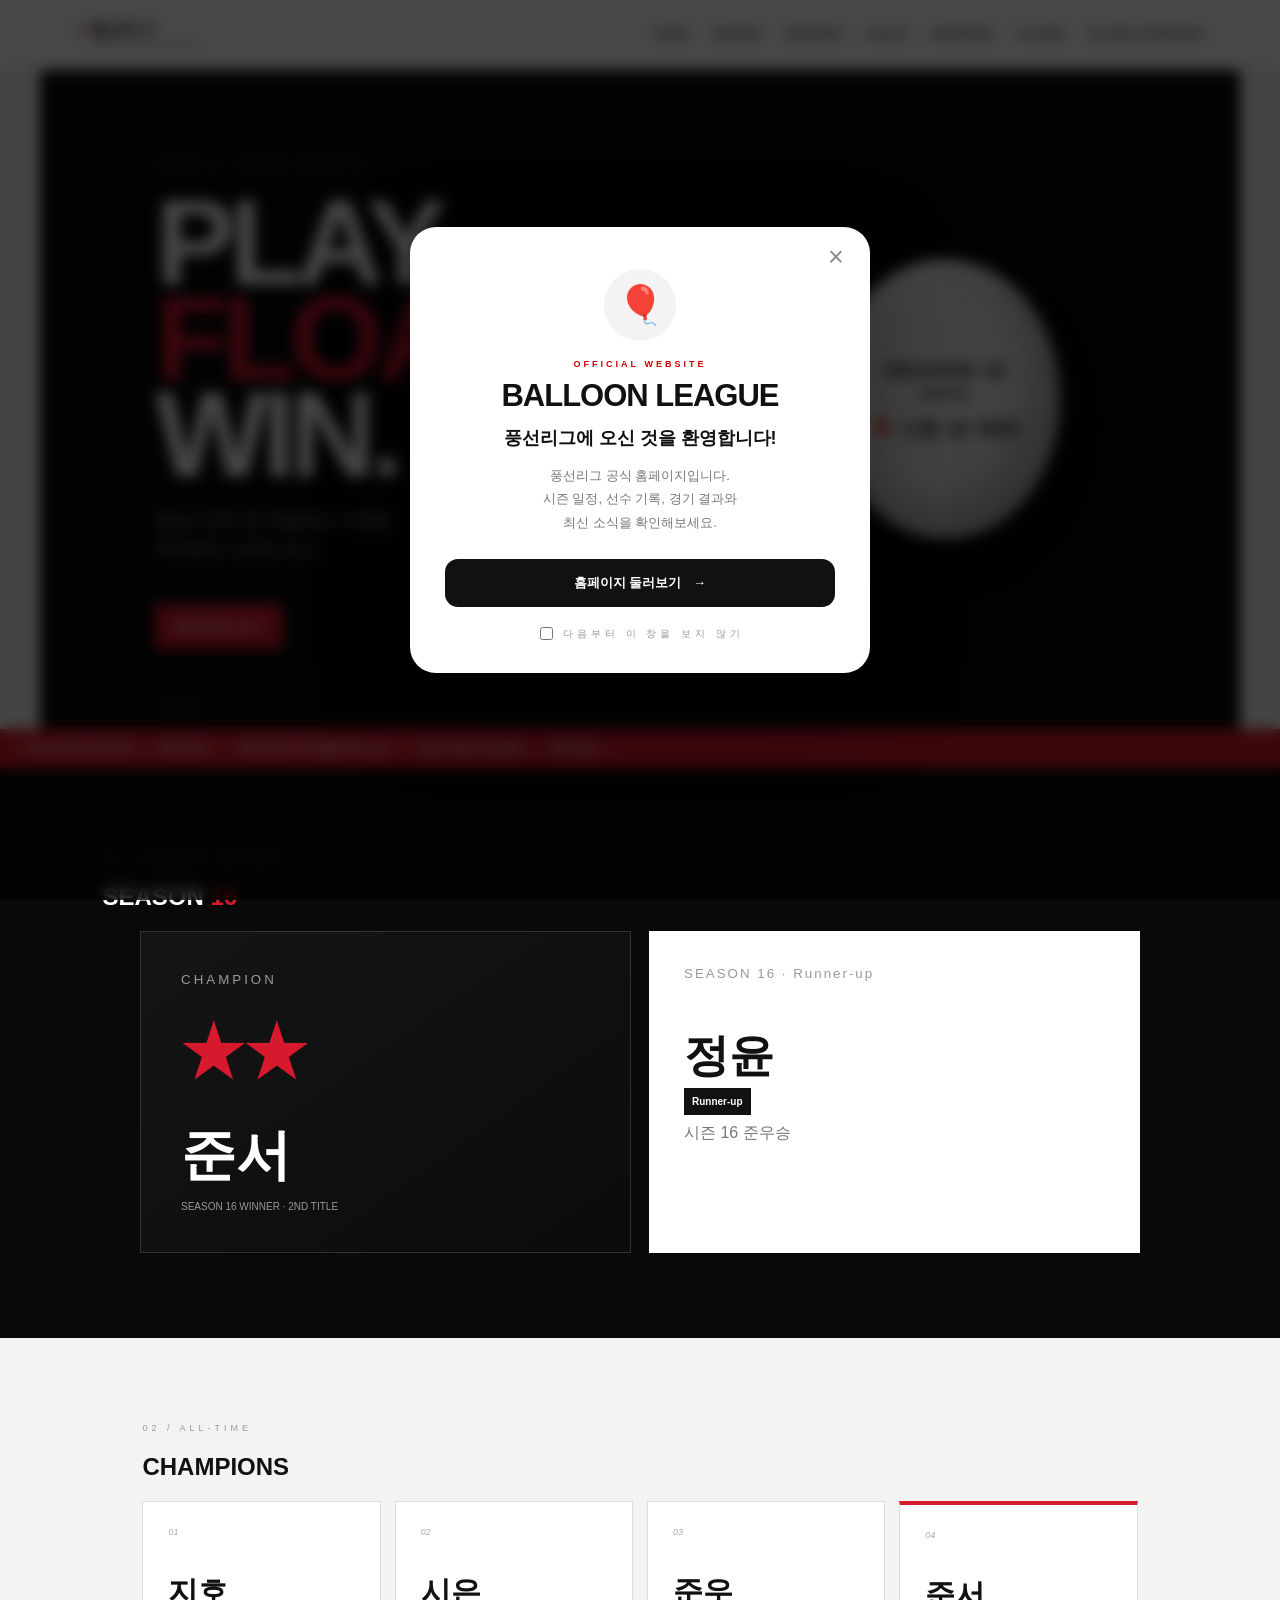
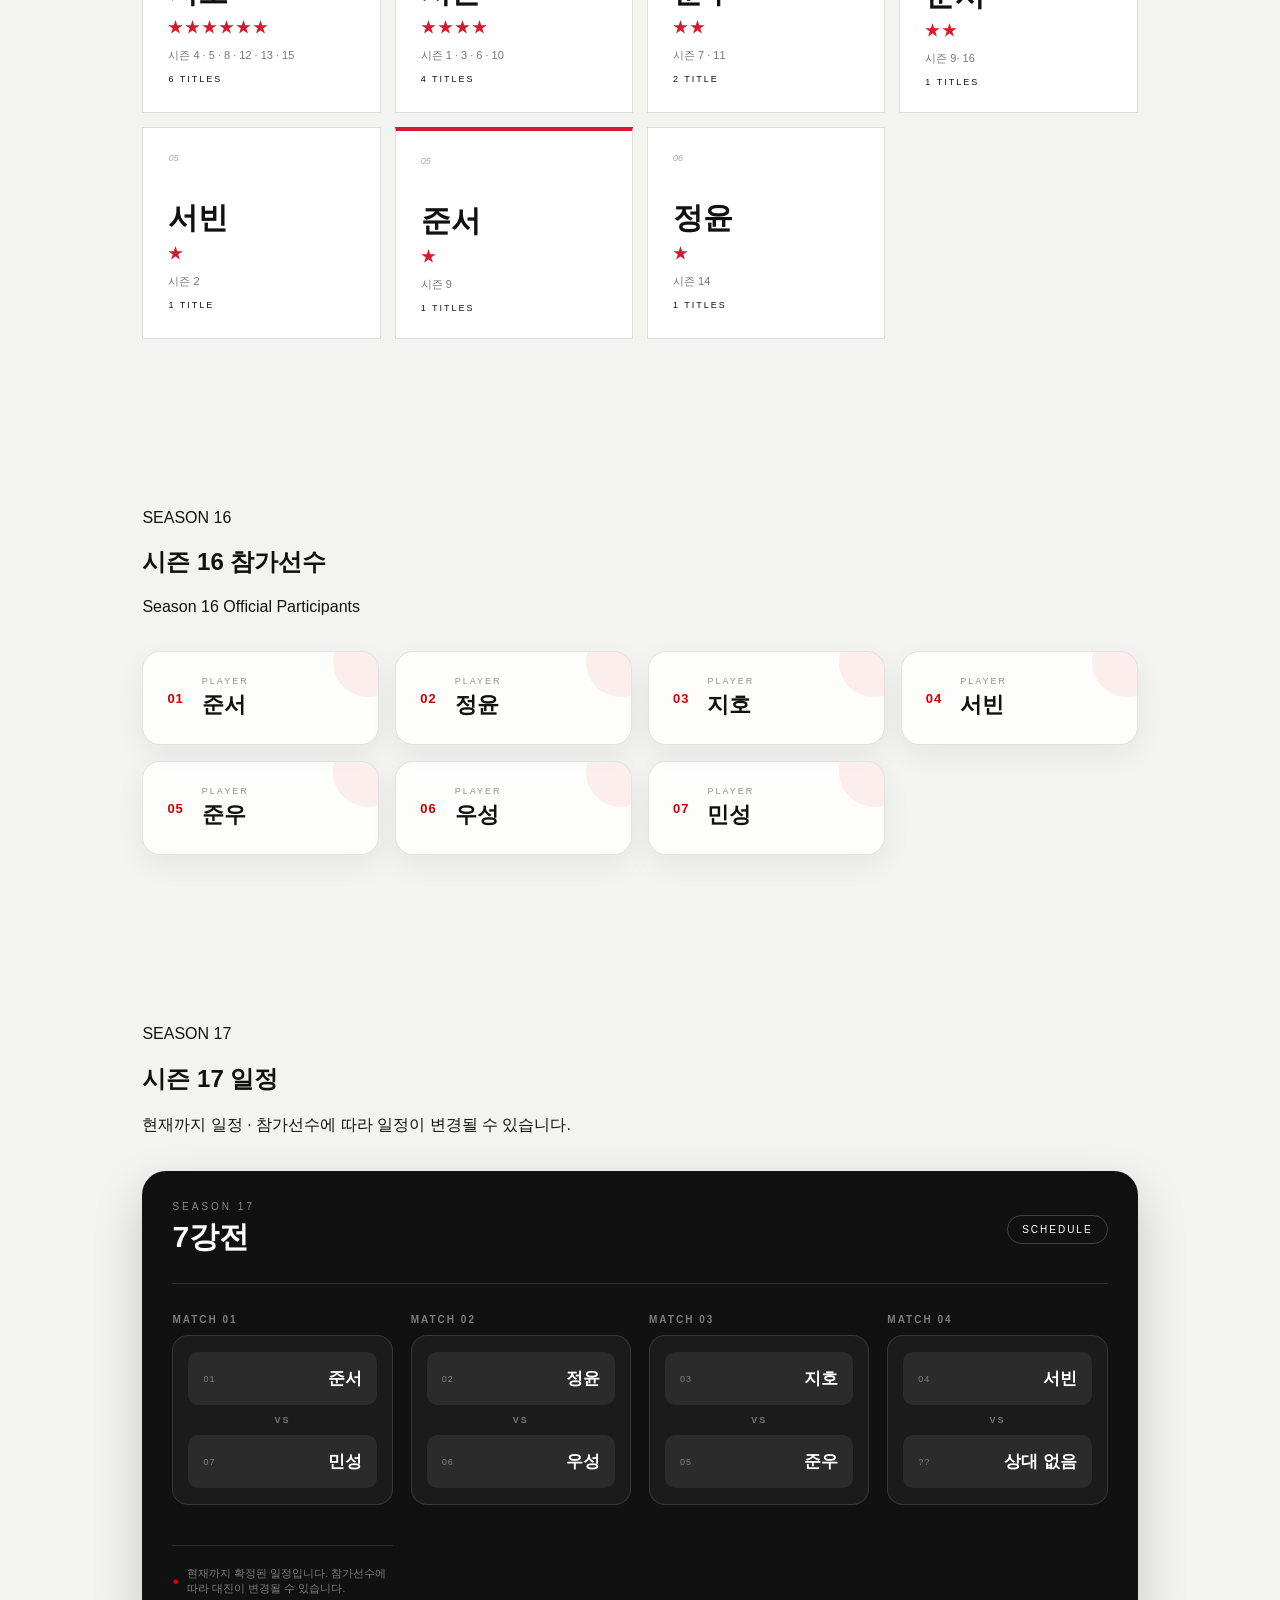
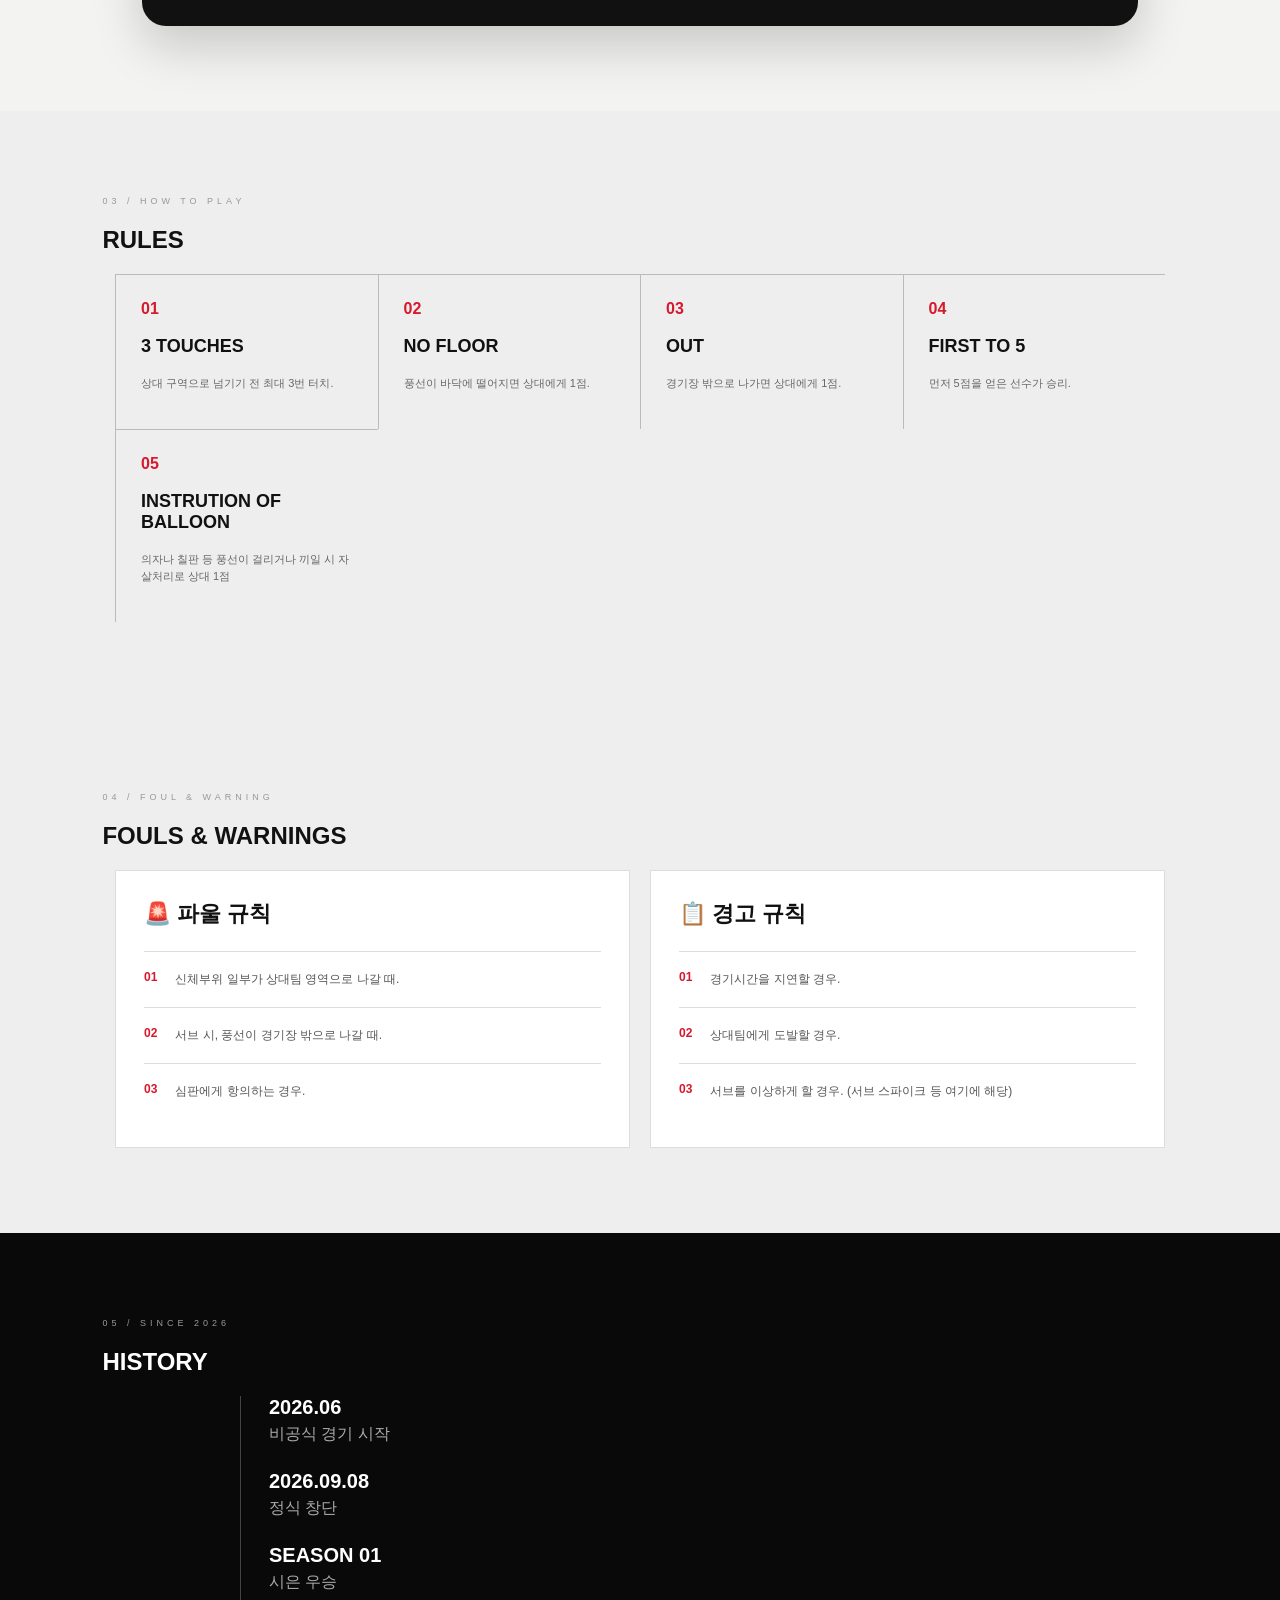
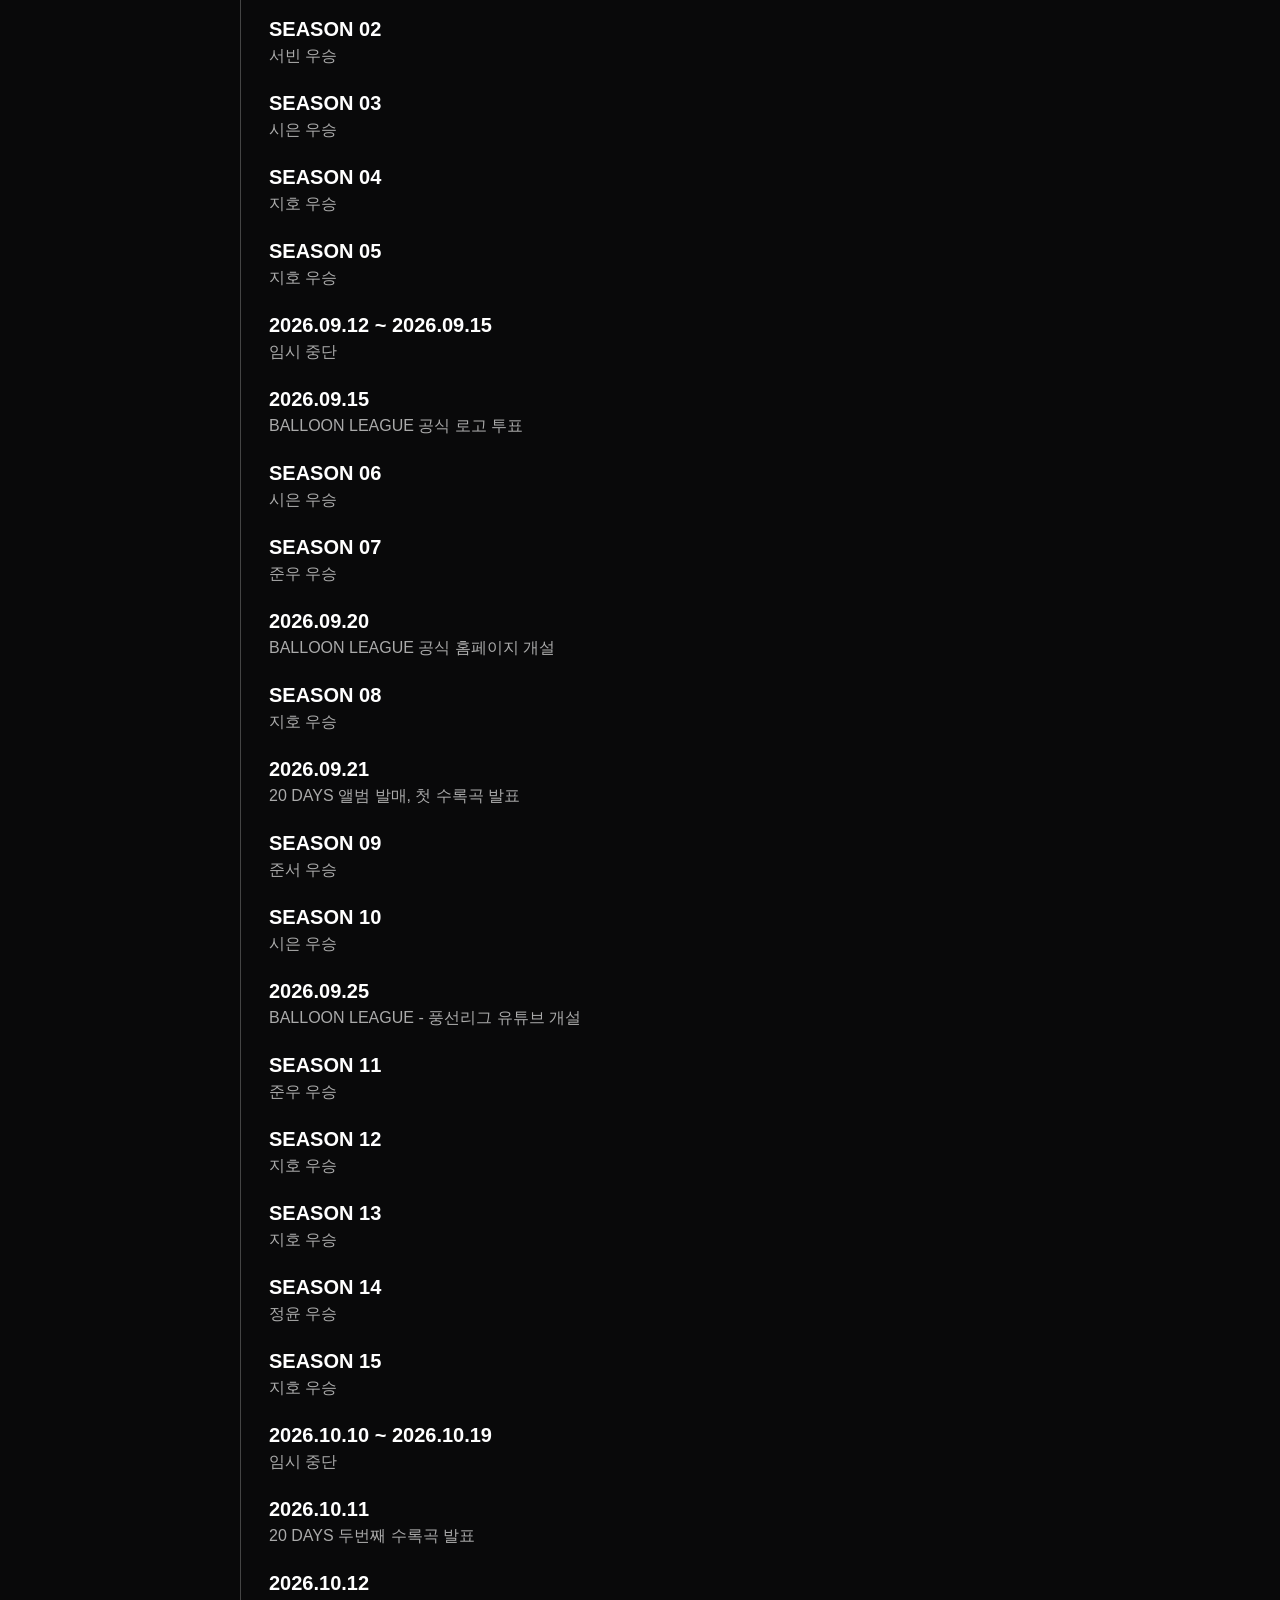
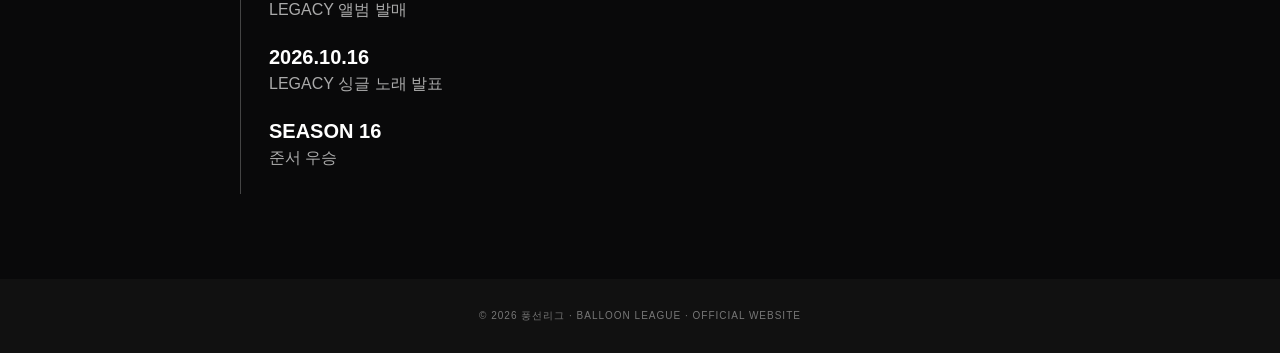
<file: index.html>
<head>
  <meta charset="UTF-8">
  <meta name="viewport" content="width=device-width, initial-scale=1.0">

  <meta name="naver-site-verification" content="e2d90608e07d0a82d29d5e76a262dde80e2beb39">

  <link rel="stylesheet" href="style.css">

  <title>풍선리그 | BALLOON LEAGUE</title>

  <style>/* =========================
   SEASON 12 COUNTDOWN
========================= */

.season8-main-balloon {
  display: flex;
  align-items: center;
  justify-content: center;
}

.season8-balloon-content {
  text-align: center;
  color: #111;
  line-height: 1.3;
  width: 100%;
  padding: 10px;
  box-sizing: border-box;
}

.season8-balloon-content strong {
  display: block;
  font-size: 20px;
  font-weight: 900;
  letter-spacing: 1px;
}

.season8-balloon-content span {
  display: block;
  font-size: 13px;
  font-weight: 700;
  margin-top: 4px;
}

#season8-countdown {
  margin-top: 12px;
  font-weight: 900;
  white-space: nowrap;
}

#season8-countdown b {
  font-size: 20px;
}

#season8-countdown small {
  font-size: 9px;
  margin-right: 3px;
}

.season8-main-balloon {
  width: 230px !important;
  height: 280px !important;
}

/* =========================
   HAMBURGER MENU
========================= */

#menu {
  display: block;
  border: none;
  background: none;
  font-size: 30px;
  cursor: pointer;
  z-index: 10001;
}

.mobile-menu {
  position: fixed;
  top: 0;
  right: -100%;
  width: 300px;
  height: 100vh;
  background: #111;
  color: #fff;
  z-index: 10000;
  padding: 80px 30px 30px;
  box-sizing: border-box;
  transition: right 0.35s ease;
  box-shadow: -10px 0 30px rgba(0,0,0,.25);
}

.mobile-menu.open {
  right: 0;
}

.mobile-menu a {
  display: block;
  color: white;
  text-decoration: none;
  font-size: 18px;
  font-weight: bold;
  padding: 18px 0;
  border-bottom: 1px solid #333;
}

#menuClose {
  position: absolute;
  top: 20px;
  right: 25px;
  border: none;
  background: none;
  color: white;
  font-size: 35px;
  cursor: pointer;
}

@media (min-width: 901px) {
  #menu {
    display: none;
  }

  .mobile-menu {
    display: none;
  }
}
</style>

</head>

<body>

<!-- BALLOON LEAGUE OFFICIAL INTRO MUSIC -->
<audio id="balloonIntroMusic" preload="auto">
  <source src="balloon-intro.mp3" type="audio/mpeg">
</audio>

<!-- INTRO -->
<div id="intro">
  <div class="introballoon">●</div>
  <b>풍선리그</b>
  <small>BALLOON LEAGUE</small>
  <i></i>
</div>


<!-- HEADER -->
<header>

  <a class="logo" href="#home">
    ● 풍선리그
    <small>BALLOON LEAGUE</small>
  </a>

  <nav>
    <a href="#home">HOME</a>
    <a href="#season">SEASON</a>
    <a href="#records">RECORDS</a>
    <a href="#rules">RULES</a>
    <a href="rankings.html">RANKINGS</a>
    <a href="player.html">PLAYER</a>
    <a href="interview.html">PLAYER INTERVIEW</a>
  </nav>

  <button id="menu" aria-label="메뉴 열기">☰</button>

</header>


<!-- HAMBURGER MENU -->
<div class="mobile-menu" id="mobileMenu">

  <button id="menuClose" aria-label="메뉴 닫기">×</button>

  <a href="#home">HOME</a>
  <a href="#season">SEASON 7</a>
  <a href="#records">RECORDS</a>

  <a href="rankings.html">🏆 역대 순위</a>
  <a href="player.html">PLAYER</a>
  <a href="interview.html">🎈 PLAYER INTERVIEW</a>
  <a href="#rules">RULES</a>
  <a href="#fouls">FOULS</a>
  <a href="#history">HISTORY</a>

</div>


<!-- HOME -->
<section id="home" class="hero">

  <div>

    <p>OFFICIAL LEAGUE WEBSITE</p>

    <h1>
      PLAY.<br>
      <em>FLOAT.</em><br>
      WIN.
    </h1>

    <h2>
      점심시간의 한 게임에서 시작된<br>
      우리만의 스포츠 리그.
    </h2>

    <a class="btn" href="#season">
      SEASON 16 보기
    </a>

  </div>


  <!-- 기존 풍선에 시즌 11 카운트다운 삽입 -->
  <div class="balloon season8-main-balloon">

    <div class="season8-balloon-content">

      <strong>SEASON 16</strong>

      <span>개막까지</span>

      <div id="season8-countdown">

        <b id="days">00</b>
        <small>일</small>

        <b id="hours">00</b>
        <small>시간</small>

        <b id="minutes">00</b>
        <small>분</small>

        <b id="seconds">00</b>
        <small>초</small>

      </div>

    </div>

  </div>


  <span class="scroll">
    SCROLL ↓
  </span>

</section>


<!-- TICKER -->
<div class="ticker">

  🎈 BALLOON LEAGUE　•　OFFICIAL　•　
  SEASON 16 CHAMPION: 준서　•　
  BALLOON LEAGUE　•　OFFICIAL　•

</div>


<!-- SEASON 16 -->
<section id="season" class="dark">

  <label>01 / CURRENT SEASON</label>

  <h2>
    SEASON <em>16</em>
  </h2>

  <div class="season">

    <div class="champ">

      <small>CHAMPION</small>

      <strong>★★</strong>

      <b>준서</b>

      <span>
        SEASON 16 WINNER · 2ND TITLE
      </span>

    </div>


    <div class="match">

      <small>
        SEASON 16 · Runner-up
      </small>

      <b>정윤</b>

      <strong>Runner-up</strong>

      <p>
        시즌 16 준우승
      </p>

    </div>

  </div>

</section>


<!-- RECORDS -->
<section id="records">

  <label>02 / ALL-TIME</label>

  <h2>CHAMPIONS</h2>

  <div class="cards">

   <article class>

      <i>01</i>

      <b>지호</b>

      <strong>★★★★★★</strong>

      <p>
        시즌 4 · 5 · 8 · 12 · 13 · 15
      </p>

      <small>
        6 TITLES
      </small>

    </article>
    
    
    <article>

      <i>02</i>

      <b>시은</b>

      <strong>★★★★</strong>

      <p>
        시즌 1 · 3 · 6 · 10
      </p>

      <small>
        4 TITLES
      </small>

    </article>


    
    <article>

      <i>03</i>

      <b>준우</b>

      <strong>★★</strong>

      <p>
        시즌 7 · 11
      </p>

      <small>
        2 TITLE
      </small>

    </article>


     <article class="new">

      <i>04</i>

      <b>준서</b>

      <strong>★★</strong>

      <p>
        시즌 9· 16
      </p>

      <small>
        1 TITLES
      </small>

    </article>     

    
    
    <article>

      <i>05</i>

      <b>서빈</b>

      <strong>★</strong>

      <p>
        시즌 2
      </p>

      <small>
        1 TITLE
      </small>

    </article>
    

    <article class="new">

      <i>05</i>

      <b>준서</b>

      <strong>★</strong>

      <p>
        시즌 9
      </p>

      <small>
        1 TITLES
      </small>

    </article>     


   <article class>

      <i>06</i>

      <b>정윤</b>

      <strong>★</strong>

      <p>
        시즌 14
      </p>

      <small>
        1 TITLES
      </small>

    </article>     
    

  </div>

</section>


<!-- SEASON 16 PLAYERS -->
<section id="season8-players" class="section">

  <div class="section-head">

    <span>SEASON 16</span>

    <h2>
      시즌 16 참가선수
    </h2>

    <p>
      Season 16 Official Participants
    </p>

  </div>


  <div class="s7-player-grid">

    <div class="s7-player-card">
      <span>01</span>
      <div>
        <small>PLAYER</small>
        <strong>준서</strong>
      </div>
    </div>


    <div class="s7-player-card">
      <span>02</span>
      <div>
        <small>PLAYER</small>
        <strong>정윤</strong>
      </div>
    </div>


    <div class="s7-player-card">
      <span>03</span>
      <div>
        <small>PLAYER</small>
        <strong>지호</strong>
      </div>
    </div>


    <div class="s7-player-card">
      <span>04</span>
      <div>
        <small>PLAYER</small>
        <strong>서빈</strong>
      </div>
    </div>


    <div class="s7-player-card">
      <span>05</span>
      <div>
        <small>PLAYER</small>
        <strong>준우</strong>
      </div>
    </div>


    <div class="s7-player-card">
      <span>06</span>
      <div>
        <small>PLAYER</small>
        <strong>우성</strong>
      </div>
    </div>


    <div class="s7-player-card">
      <span>07</span>
      <div>
        <small>PLAYER</small>
        <strong>민성</strong>
      </div>
    </div>


  
    
  </div>

</section>


<!-- SEASON 17 -->
<section id="season13" class="section season8-section">

  <div class="section-head">

    <span>SEASON 17</span>

    <h2>
      시즌 17 일정
    </h2>

    <p>
      현재까지 일정 · 참가선수에 따라 일정이 변경될 수 있습니다.
    </p>

  </div>


  <div class="tournament-box">

    <div class="tournament-header">

      <div>

        <small>SEASON 17</small>

        <h3>
          7강전
        </h3>

      </div>

      <div class="tournament-status">
        SCHEDULE
      </div>

    </div>


    <div class="bracket">


      <!-- MATCH 01 -->
      <div class="bracket-column">

        <div class="bracket-label">
          MATCH 01
        </div>

        <div class="bracket-match">

          <div class="bracket-player">
            <span>01</span>
            <strong>준서</strong>
          </div>

          <div class="bracket-vs">
            VS
          </div>

          <div class="bracket-player">
            <span>07</span>
            <strong>민성</strong>
          </div>

        </div>

      </div>


      <!-- MATCH 02 -->
      <div class="bracket-column">

        <div class="bracket-label">
          MATCH 02
        </div>

        <div class="bracket-match">

          <div class="bracket-player">
            <span>02</span>
            <strong>정윤</strong></strong>
          </div>

          <div class="bracket-vs">
            VS
          </div>

          <div class="bracket-player">
            <span>06</span>
            <strong>우성</strong>
          </div>

        </div>

      </div>


      <!-- MATCH 03 -->
      <div class="bracket-column">

        <div class="bracket-label">
          MATCH 03
        </div>

        <div class="bracket-match">

          <div class="bracket-player">
            <span>03</span>
            <strong>지호</strong>
          </div>

          <div class="bracket-vs">
            VS
          </div>

          <div class="bracket-player">
            <span>05</span></span>
            <strong>준우</strong>
          </div>

        </div>

      </div>


      <!-- MATCH 04 -->
      <div class="bracket-column">

        <div class="bracket-label">
          MATCH 04
        </div>

        <div class="bracket-match">

          <div class="bracket-player">
            <span>04</span>
            <strong>서빈</strong>
          </div>

          <div class="bracket-vs">
            VS
          </div>

          <div class="bracket-player">
            <span>??</span>
            <strong>상대 없음</strong>
          </div>

        </div>

      </div>

 
      

     

      <div class="schedule-note">

        <span>●</span>

        현재까지 확정된 일정입니다.
        참가선수에 따라 대진이 변경될 수 있습니다.

      </div>

    </div>

  </div>

</section>


<!-- RULES -->
<section id="rules" class="rules">

  <label>
    03 / HOW TO PLAY
  </label>

  <h2>
    RULES
  </h2>


  <div class="rulegrid">


    <article>

      <b>01</b>

      <h3>
        3 TOUCHES
      </h3>

      <p>
        상대 구역으로 넘기기 전 최대 3번 터치.
      </p>

    </article>


    <article>

      <b>02</b>

      <h3>
        NO FLOOR
      </h3>

      <p>
        풍선이 바닥에 떨어지면 상대에게 1점.
      </p>

    </article>


    <article>

      <b>03</b>

      <h3>
        OUT
      </h3>

      <p>
        경기장 밖으로 나가면 상대에게 1점.
      </p>

    </article>


    <article>

      <b>04</b>

      <h3>
        FIRST TO 5
      </h3>

      <p>
        먼저 5점을 얻은 선수가 승리.
      </p>

    </article>


    <article>

      <b>05</b>

      <h3>
        INSTRUTION OF BALLOON
      </h3>

      <p>
        의자나 칠판 등 풍선이 걸리거나 끼일 시 자살처리로 상대 1점 
      </p>

    </article>
    
  </div>

</section>


<!-- FOULS -->
<section id="fouls" class="rules">

  <label>
    04 / FOUL & WARNING
  </label>

  <h2>
    FOULS & WARNINGS
  </h2>


  <div class="fwgrid">


    <div>

      <h3>
        🚨 파울 규칙
      </h3>


      <article>

        <b>01</b>

        <p>
          신체부위 일부가 상대팀 영역으로 나갈 때.
        </p>

      </article>


      <article>

        <b>02</b>

        <p>
          서브 시, 풍선이 경기장 밖으로 나갈 때.
        </p>

      </article>


      <article>

        <b>03</b>

        <p>
          심판에게 항의하는 경우.
        </p>

      </article>

    </div>


    <div>

      <h3>
        📋 경고 규칙
      </h3>


      <article>

        <b>01</b>

        <p>
          경기시간을 지연할 경우.
        </p>

      </article>


      <article>

        <b>02</b>

        <p>
          상대팀에게 도발할 경우.
        </p>

      </article>


      <article>

        <b>03</b>

        <p>
          서브를 이상하게 할 경우.
          (서브 스파이크 등 여기에 해당)
        </p>

      </article>

    </div>

  </div>

</section>


<!-- HISTORY -->
<section id="history" class="dark">

  <label>
    05 / SINCE 2026
  </label>

  <h2>
    HISTORY
  </h2>


  <div class="timeline">


    <p>
      <b>2026.06</b>
      비공식 경기 시작
    </p>


    <p>
      <b>2026.09.08</b>
      정식 창단
    </p>


    <p>
      <b>SEASON 01</b>
      시은 우승
    </p>


    <p>
      <b>SEASON 02</b>
      서빈 우승
    </p>


    <p>
      <b>SEASON 03</b>
      시은 우승
    </p>


    <p>
      <b>SEASON 04</b>
      지호 우승
    </p>


    <p>
      <b>SEASON 05</b>
      지호 우승
    </p>


    <p>
      <b>2026.09.12 ~ 2026.09.15</b>
      임시 중단
    </p>


    <p>
      <b>2026.09.15</b>
      BALLOON LEAGUE 공식 로고 투표
    </p>

    <p>
      <b>SEASON 06</b>
      시은 우승
    </p>


    <p>
      <b>SEASON 07</b>
      준우 우승
    </p>


    <p>
      <b>2026.09.20</b>
      BALLOON LEAGUE 공식 홈페이지 개설
    </p>


    <p>
      <b>SEASON 08</b>
      지호 우승
    </p>


    <p>
      <b>2026.09.21</b>
      20 DAYS 앨범 발매, 첫 수록곡 발표
    </p>


    <p>
      <b>SEASON 09</b>
      준서 우승
    </p>


    <p>
      <b>SEASON 10</b>
      시은 우승
    </p>

    
    <p>
      <b>2026.09.25</b>
      BALLOON LEAGUE - 풍선리그 유튜브 개설
    </p>

    
    <p>
      <b>SEASON 11</b>
      준우 우승
    </p>

    
    <p>
      <b>SEASON 12</b>
      지호 우승
    </p>


    <p>
      <b>SEASON 13</b>
      지호 우승
    </p>

    <p>
      <b>SEASON 14</b>
      정윤 우승
    </p>    


    <p>
      <b>SEASON 15</b>
      지호 우승
    </p>  

    <p>
      <b>2026.10.10 ~ 2026.10.19</b>
      임시 중단
    </p>  
    
    <p>
      <b>2026.10.11</b>
      20 DAYS 두번째 수록곡 발표
    </p>  

    <p>
      <b>2026.10.12</b>
      LEGACY 앨범 발매
    </p>  

    <p>
      <b>2026.10.16</b>
      LEGACY 싱글 노래 발표
    </p>  


   <p>
      <b>SEASON 16</b>
      준서 우승
  </p>  
    
  </div>

</section>


<!-- WELCOME POPUP -->
<div id="welcomePopup" class="welcome-popup">

  <div class="welcome-overlay"></div>


  <div class="welcome-box">

    <button
      class="welcome-close"
      id="welcomeClose">
      ×
    </button>


    <div class="welcome-balloon">
      🎈
    </div>


    <div class="welcome-tag">
      OFFICIAL WEBSITE
    </div>


    <h2>
      BALLOON LEAGUE
    </h2>


    <h3>
      풍선리그에 오신 것을 환영합니다!
    </h3>


    <p>
      풍선리그 공식 홈페이지입니다.<br>
      시즌 일정, 선수 기록, 경기 결과와<br>
      최신 소식을 확인해보세요.
    </p>


    <button
      class="welcome-start"
      id="welcomeStart">

      홈페이지 둘러보기

      <span>→</span>

    </button>


    <label class="welcome-check">

      <input
        type="checkbox"
        id="dontShowAgain">

      다음부터 이 창을 보지 않기

    </label>

  </div>

</div>


<!-- FOOTER -->
<footer>

  © 2026 풍선리그 · BALLOON LEAGUE · OFFICIAL WEBSITE

</footer>


<script>

/* =========================
   SEASON 11 COUNTDOWN
========================= */

const season8Start =
  new Date("2026-10-26T13:10:00+09:00").getTime();


function updateSeason8Countdown() {

  const countdown =
    document.getElementById("season8-countdown");

  if (!countdown) return;


  const distance =
    season8Start - Date.now();


  if (distance <= 0) {

    countdown.innerHTML =
      "🎈 시즌 16 개막!";

    return;

  }


  const days =
    Math.floor(distance / 86400000);


  const hours =
    Math.floor(
      (distance % 86400000) / 3600000
    );


  const minutes =
    Math.floor(
      (distance % 3600000) / 60000
    );


  const seconds =
    Math.floor(
      (distance % 60000) / 1000
    );


  document.getElementById("days").textContent =
    String(days).padStart(2, "0");


  document.getElementById("hours").textContent =
    String(hours).padStart(2, "0");


  document.getElementById("minutes").textContent =
    String(minutes).padStart(2, "0");


  document.getElementById("seconds").textContent =
    String(seconds).padStart(2, "0");

}


updateSeason8Countdown();

setInterval(
  updateSeason8Countdown,
  1000
);


/* =========================
   INTRO
========================= */

window.addEventListener('load', () => {

  setTimeout(() => {

    document.body.classList.add('loaded');

  }, 800);

});


/* =========================
   HAMBURGER MENU
========================= */

const menu =
  document.getElementById('menu');

const mobileMenu =
  document.getElementById('mobileMenu');

const menuClose =
  document.getElementById('menuClose');


menu.addEventListener('click', () => {

  mobileMenu.classList.add('open');

});


menuClose.addEventListener('click', () => {

  mobileMenu.classList.remove('open');

});


document
  .querySelectorAll('.mobile-menu a')
  .forEach(link => {

    link.addEventListener('click', () => {

      mobileMenu.classList.remove('open');

    });

  });


/* =========================
   WELCOME POPUP
========================= */

document.addEventListener(
  "DOMContentLoaded",
  function () {

    const popup =
      document.getElementById(
        "welcomePopup"
      );

    const closeBtn =
      document.getElementById(
        "welcomeClose"
      );

    const startBtn =
      document.getElementById(
        "welcomeStart"
      );

    const checkbox =
      document.getElementById(
        "dontShowAgain"
      );


    if (
      localStorage.getItem(
        "balloonWelcomeClosed"
      ) === "true"
    ) {

      popup.classList.add("hidden");

    }


    function closeWelcome() {

      if (checkbox.checked) {

        localStorage.setItem(
          "balloonWelcomeClosed",
          "true"
        );

      }


      popup.classList.add("closing");


      setTimeout(function () {

        popup.classList.add("hidden");

      }, 350);

    }


    closeBtn.addEventListener(
      "click",
      closeWelcome
    );


    startBtn.addEventListener(
      "click",
      closeWelcome
    );


    document
      .querySelector(".welcome-overlay")
      .addEventListener(
        "click",
        closeWelcome
      );

  });


/* =========================
   BALLOON LEAGUE INTRO MUSIC
========================= */

const balloonIntroMusic =
  document.getElementById("balloonIntroMusic");

const welcomeStartMusic =
  document.getElementById("welcomeStart");

if (balloonIntroMusic && welcomeStartMusic) {

  welcomeStartMusic.addEventListener("click", () => {

    balloonIntroMusic.currentTime = 0;

    balloonIntroMusic.play().catch(() => {});

  });

}

</script>

</body>
</html>
</file>
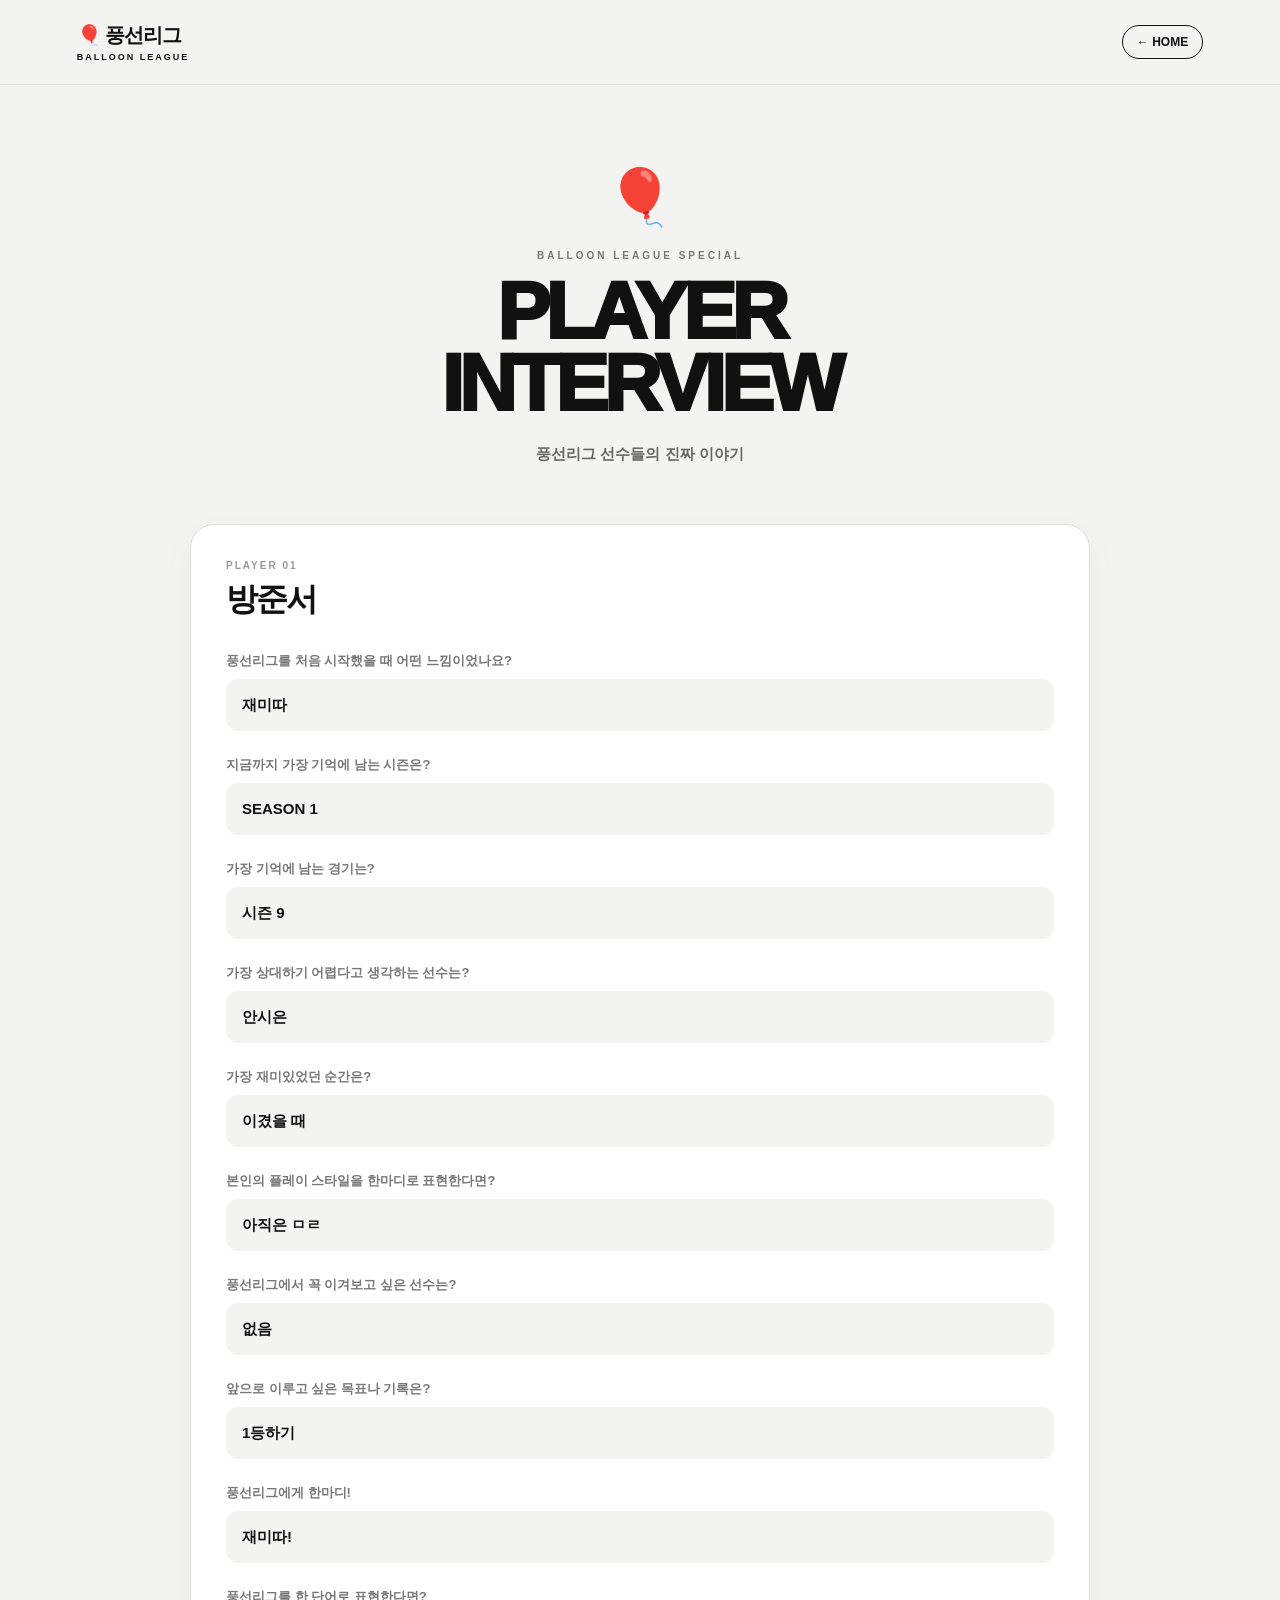
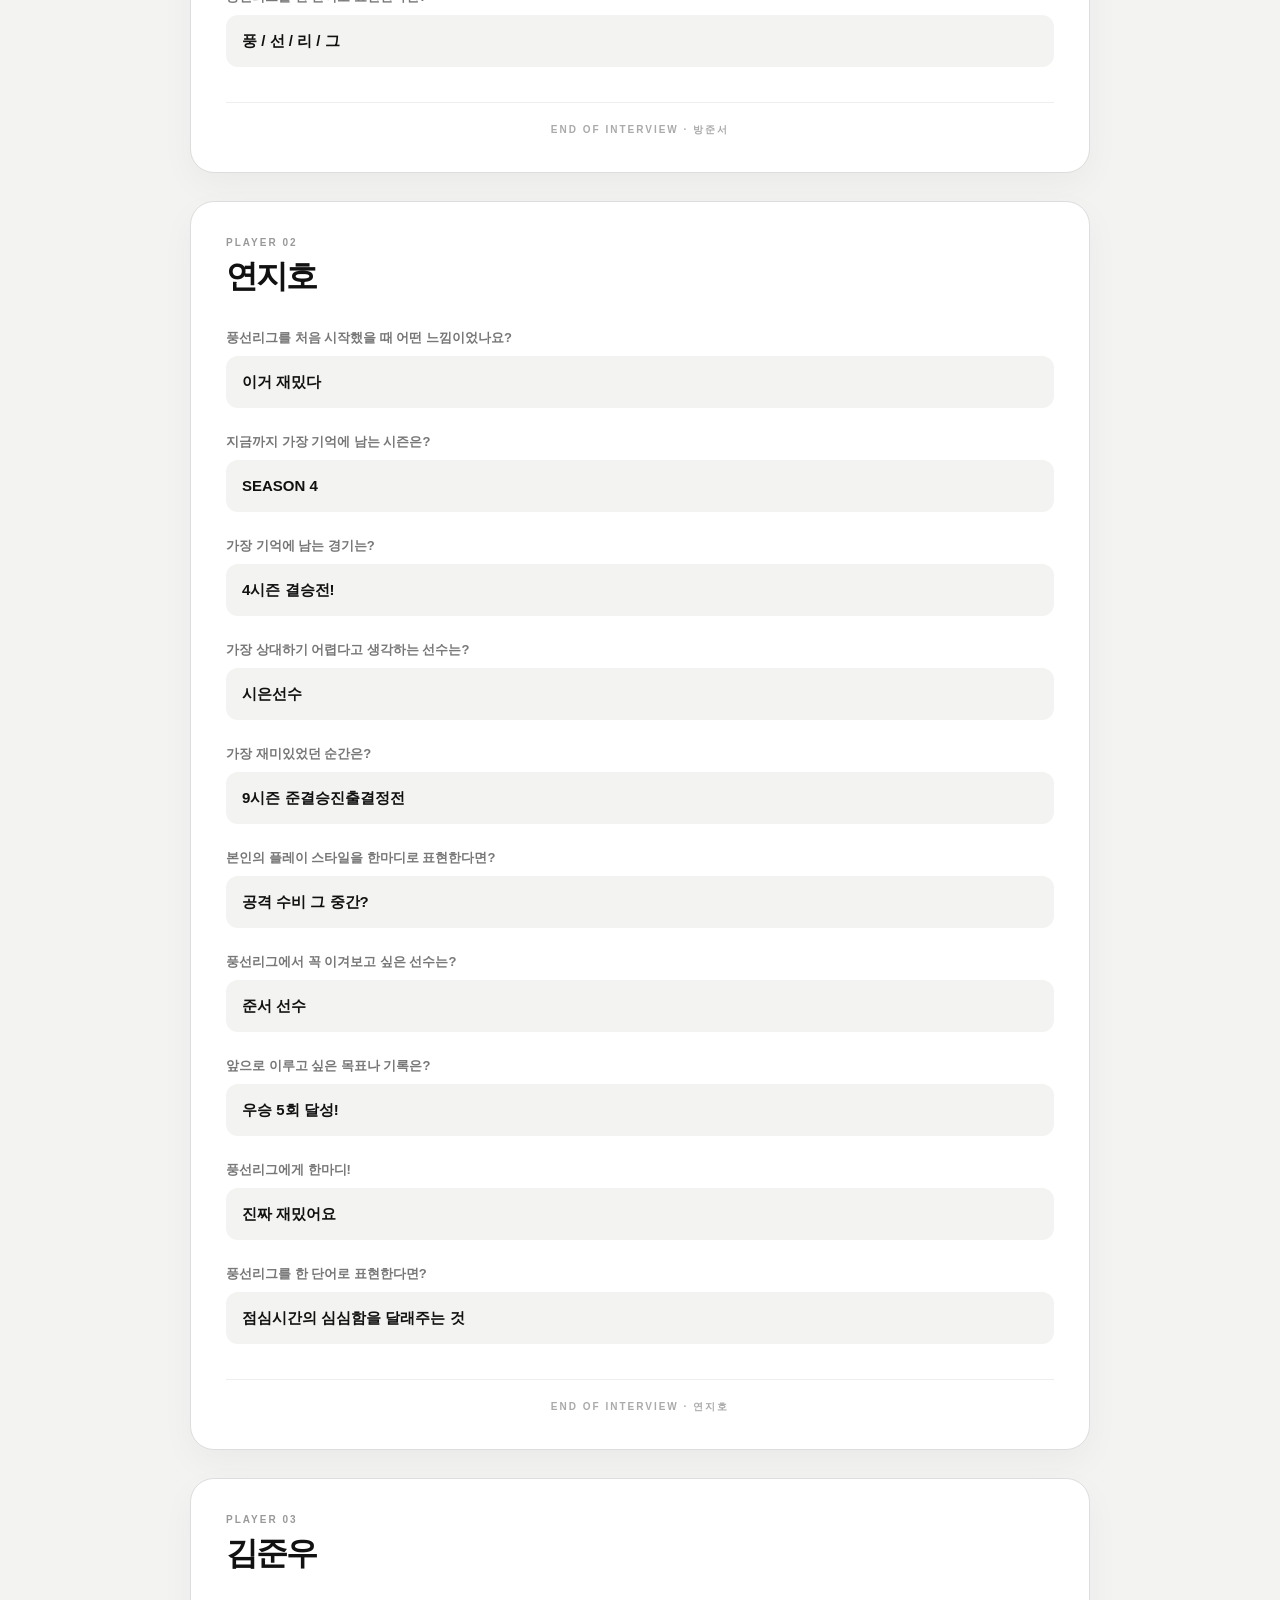
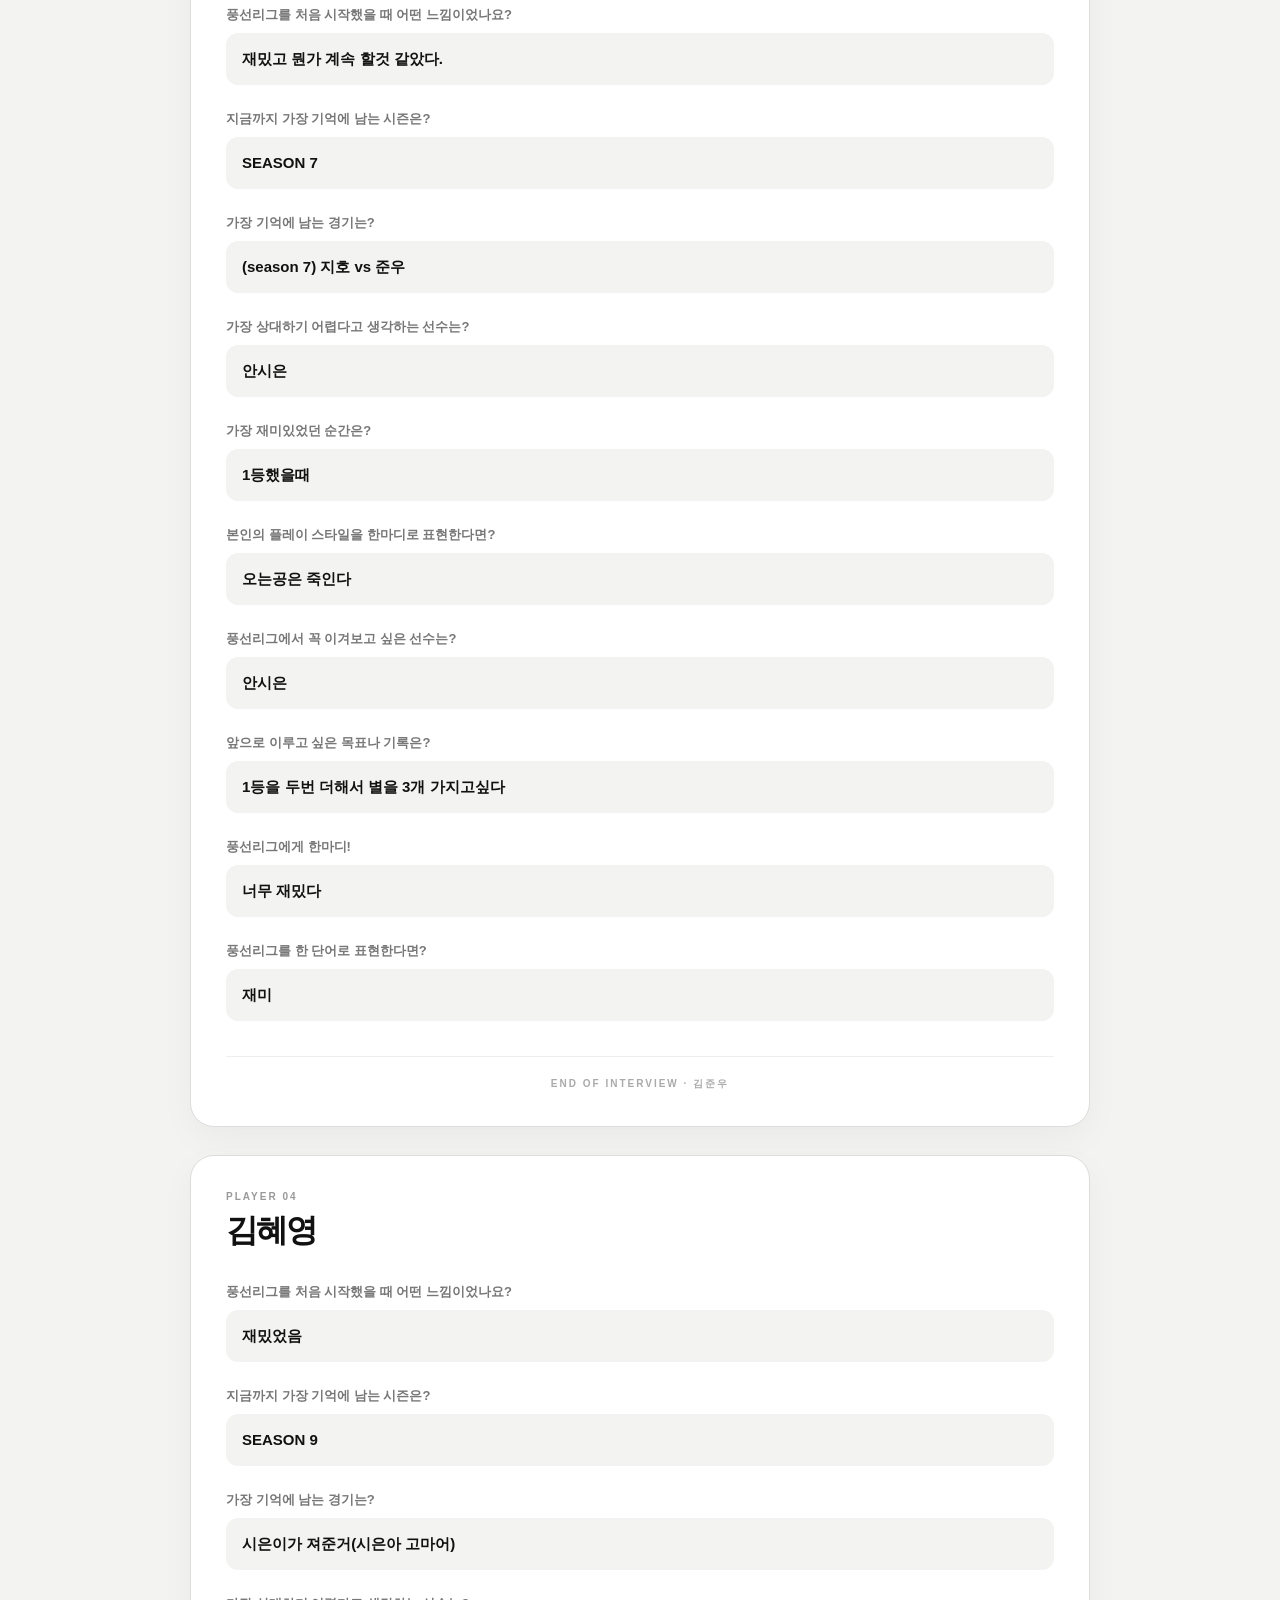
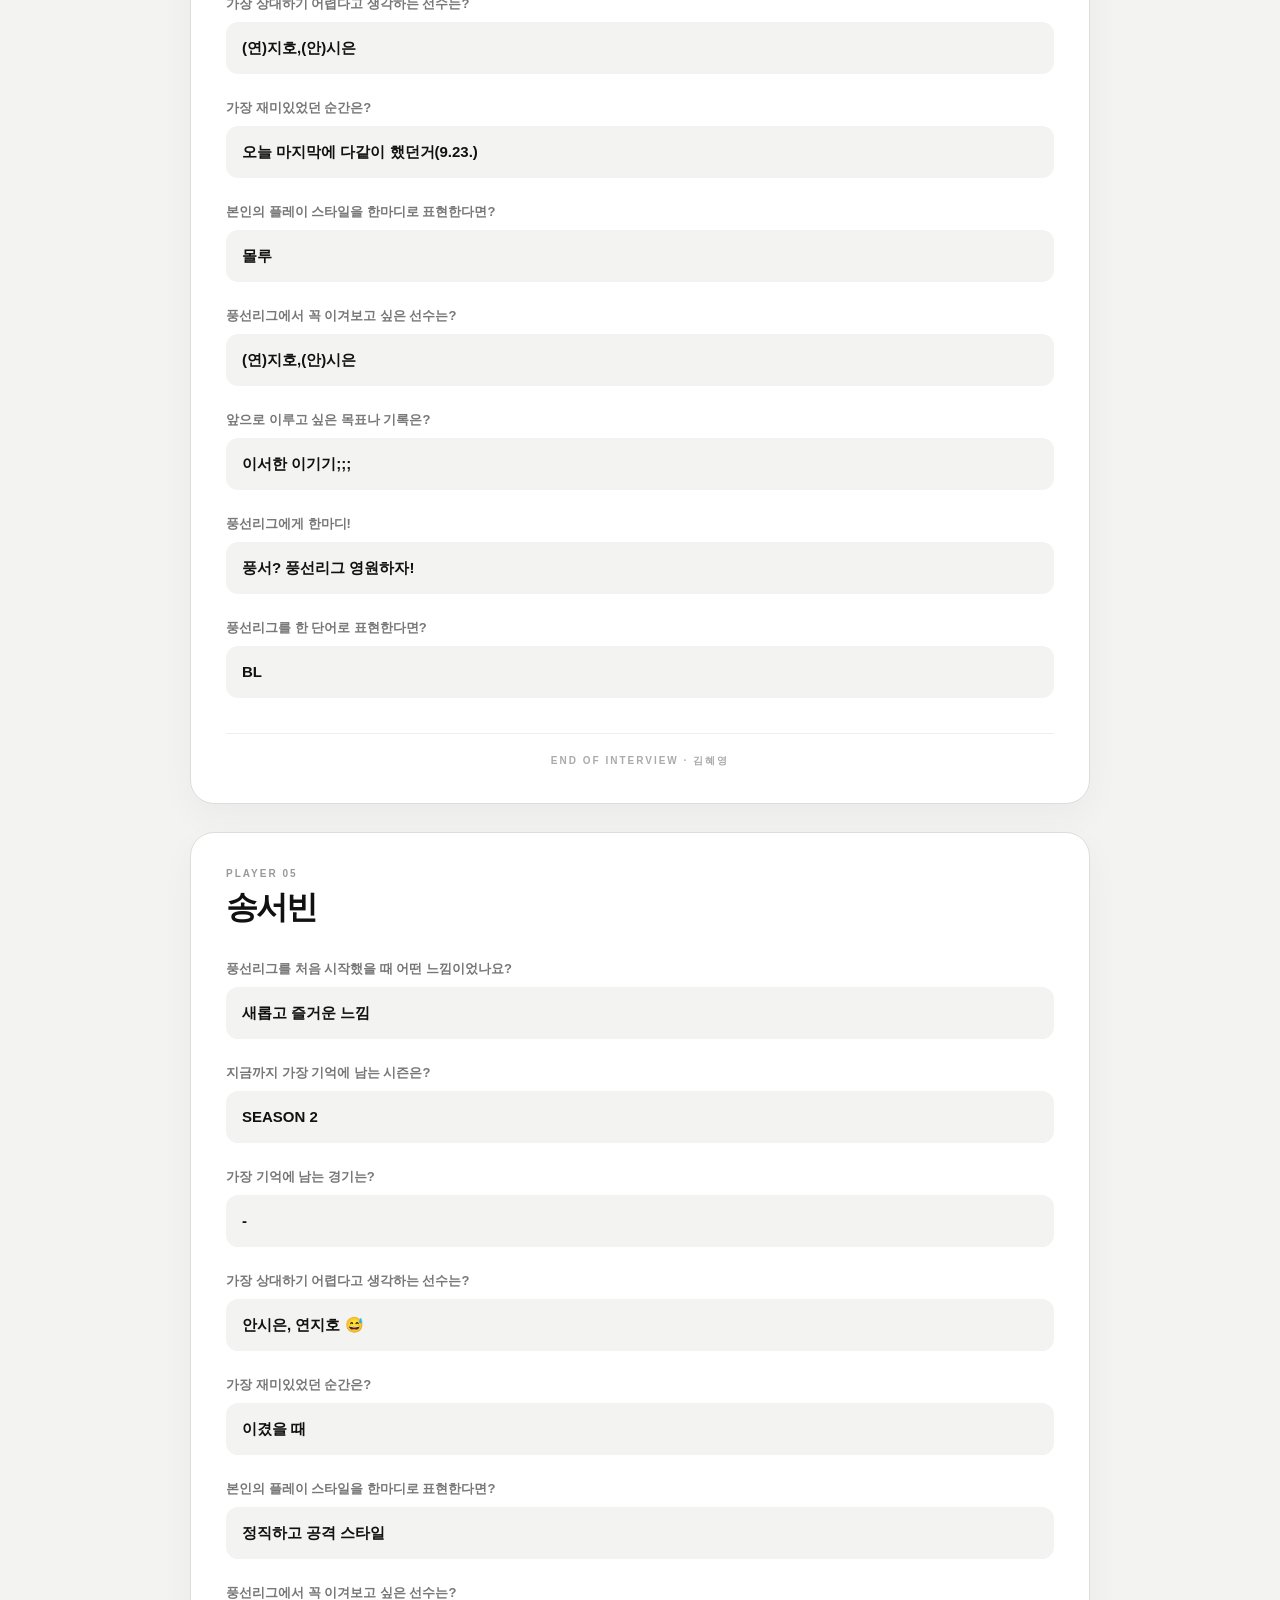
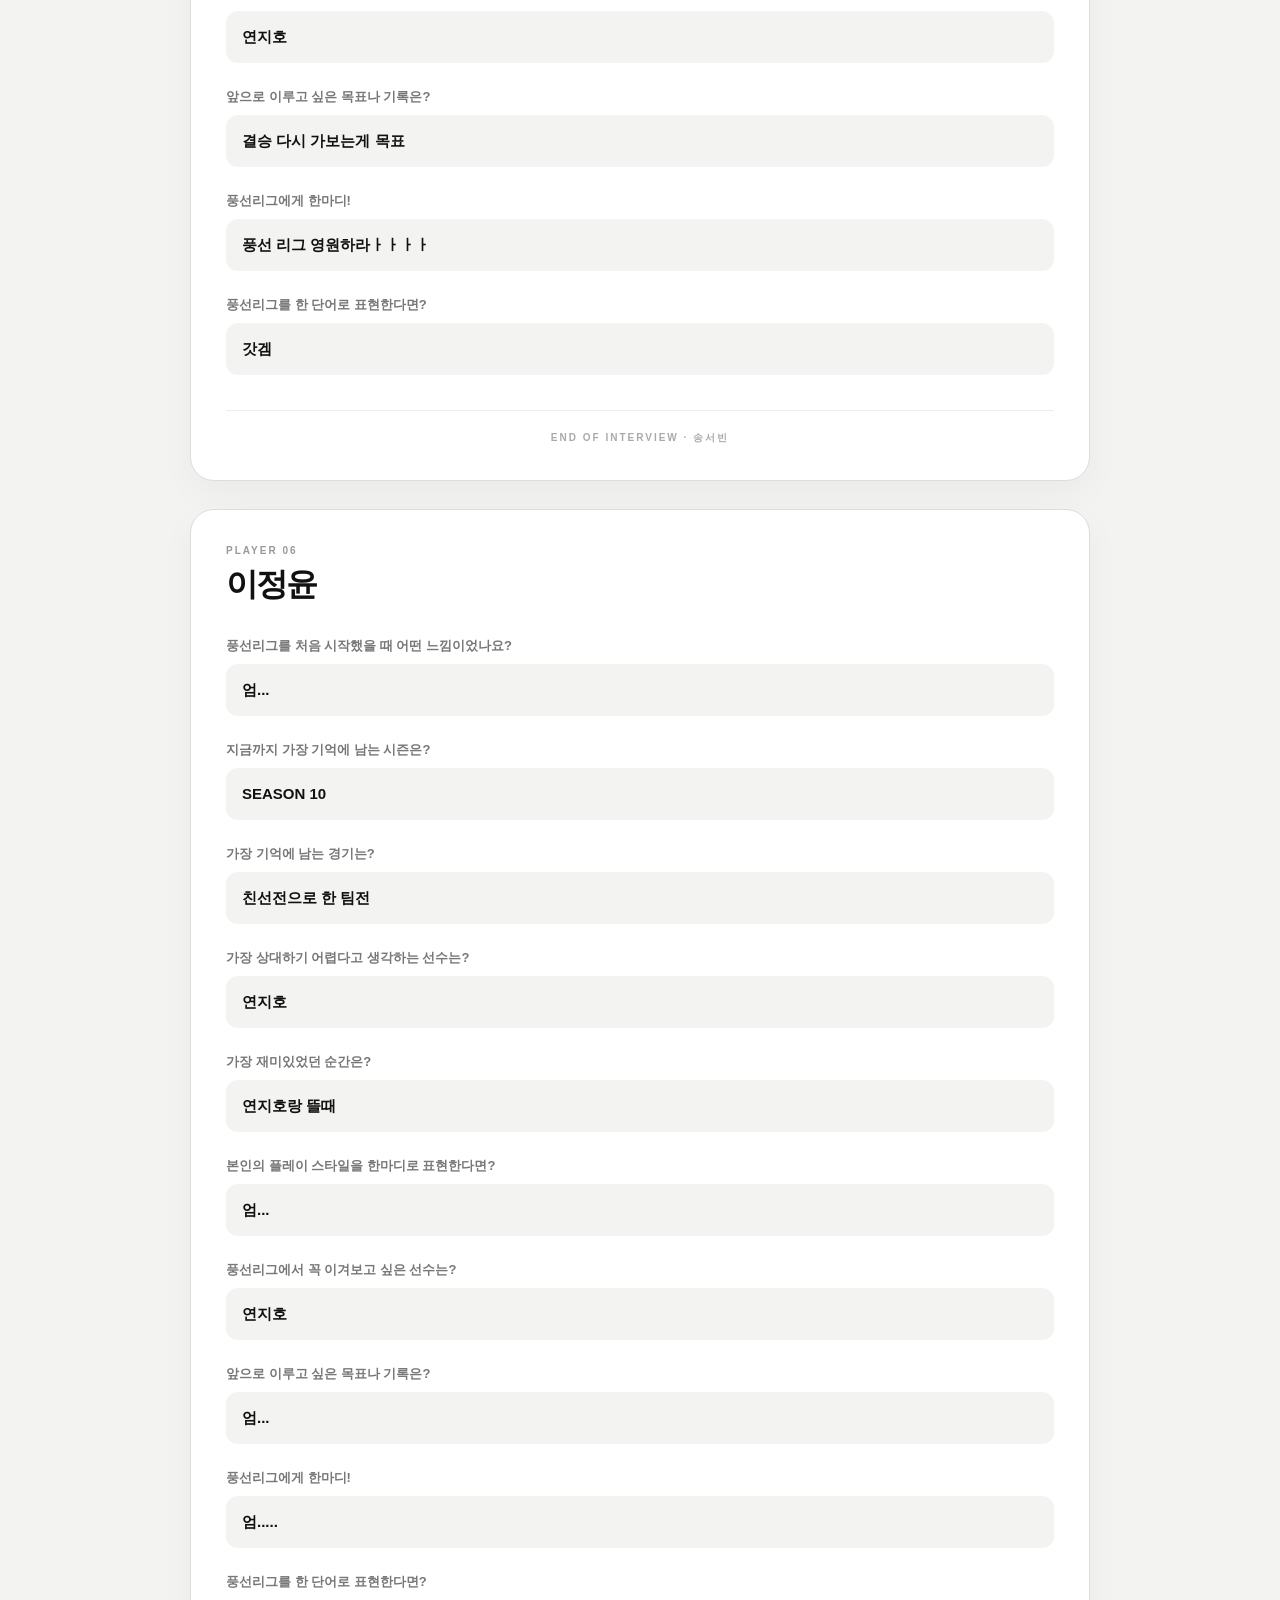
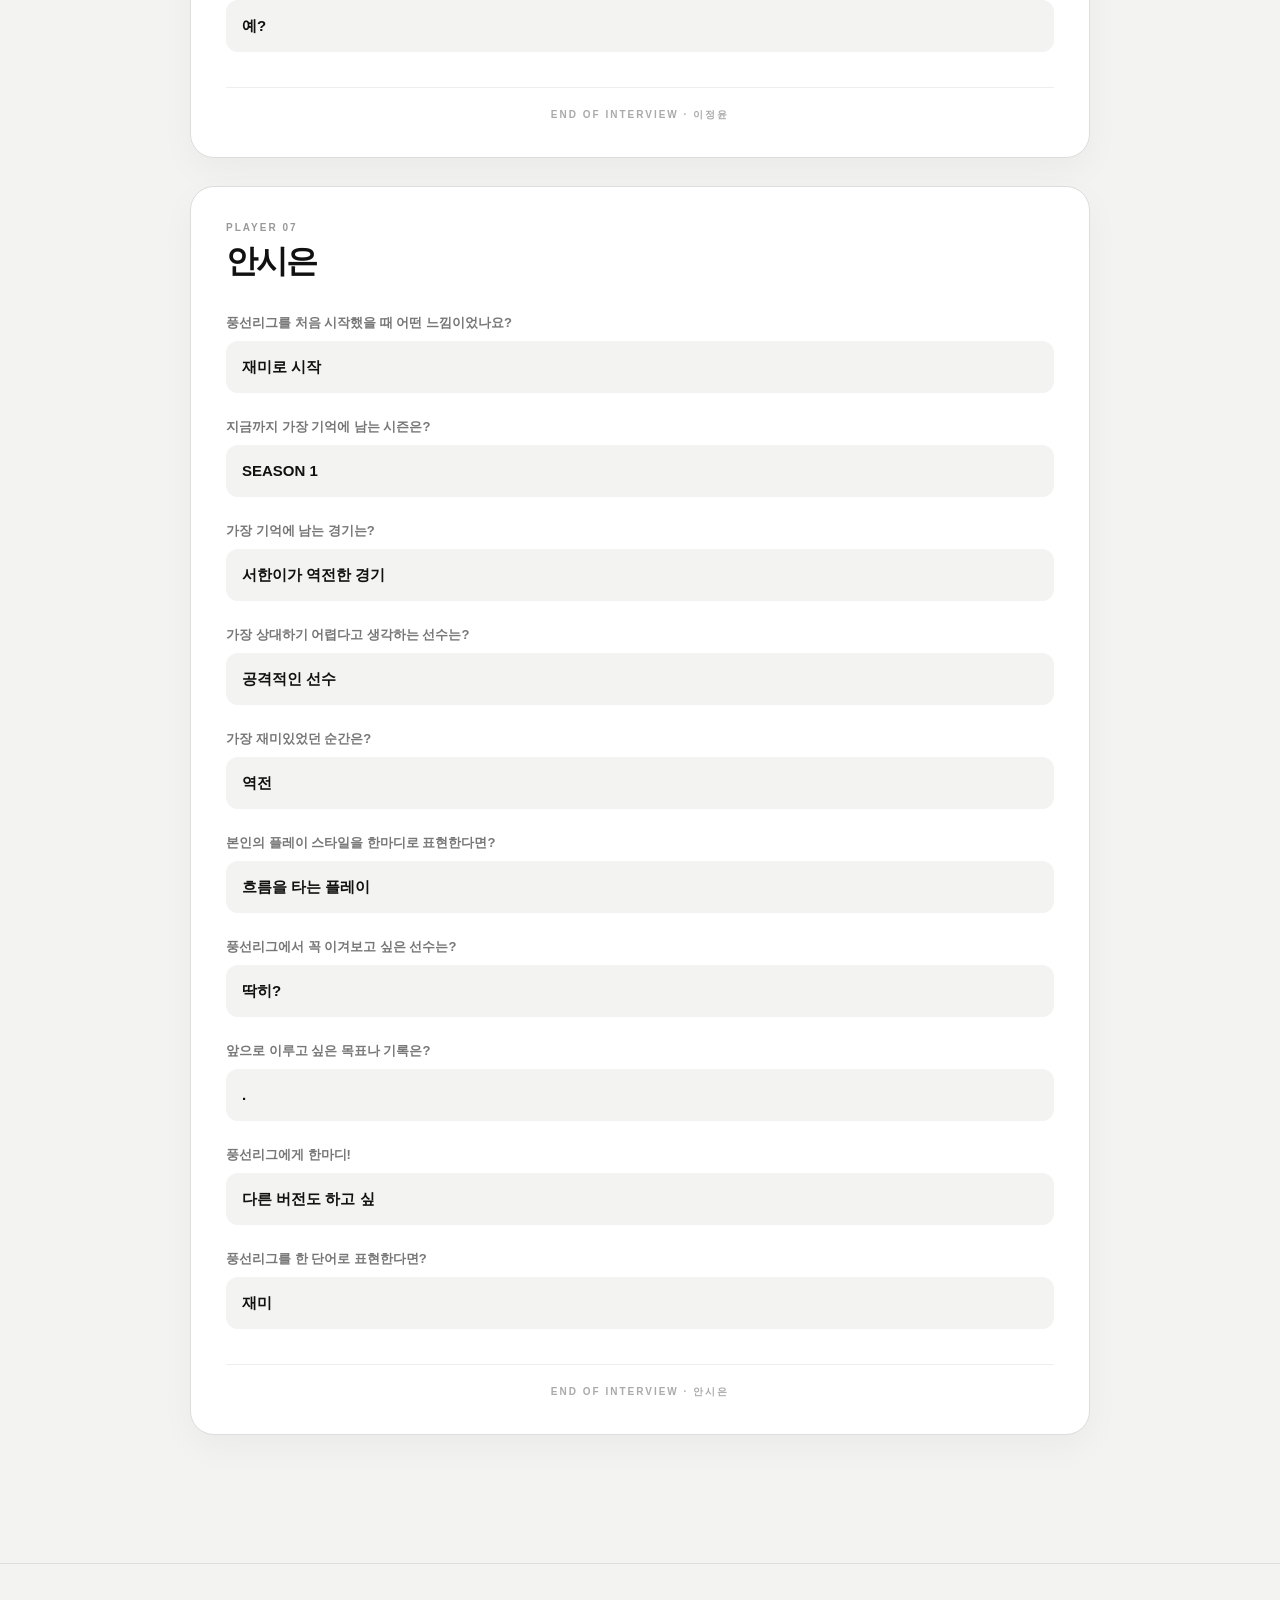
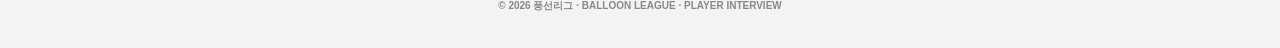
<file: interview.html>
<!doctype html>
<html lang="ko">
<head>
<meta charset="utf-8">
<meta name="viewport" content="width=device-width,initial-scale=1">

<meta name="description" content="BALLOON LEAGUE PLAYER INTERVIEW">
<title>PLAYER INTERVIEW | BALLOON LEAGUE</title>

<style>

/* =========================
   BASIC
========================= */

* {
  box-sizing: border-box;
}

html {
  scroll-behavior: smooth;
}

body {
  margin: 0;
  background: #f3f3f1;
  color: #111;
  font-family: Arial, "Noto Sans KR", sans-serif;
}


/* =========================
   HEADER
========================= */

.header {
  padding: 22px 6%;
  border-bottom: 1px solid #ddd;
  display: flex;
  align-items: center;
  justify-content: space-between;
  background: #f3f3f1;
}

.logo {
  text-decoration: none;
  color: #111;
  font-size: 20px;
  font-weight: 900;
  letter-spacing: -1px;
}

.logo small {
  display: block;
  margin-top: 3px;
  font-size: 9px;
  letter-spacing: 2px;
}

.back {
  text-decoration: none;
  color: #111;
  border: 1px solid #111;
  border-radius: 999px;
  padding: 9px 14px;
  font-size: 12px;
  font-weight: 800;
}


/* =========================
   HERO
========================= */

.hero {
  text-align: center;
  padding: 80px 20px 60px;
}

.hero-balloon {
  font-size: 55px;
  margin-bottom: 20px;
}

.hero-label {
  font-size: 10px;
  letter-spacing: 3px;
  font-weight: 900;
  color: #777;
}

.hero h1 {
  margin: 15px 0 10px;
  font-size: clamp(45px, 9vw, 80px);
  line-height: .9;
  letter-spacing: -5px;
  font-weight: 1000;
}

.hero h1 span {
  display: block;
}

.hero p {
  margin: 25px 0 0;
  color: #666;
  font-size: 15px;
  font-weight: 700;
}


/* =========================
   INTERVIEW LIST
========================= */

.interviews {
  width: min(900px, 92%);
  margin: 0 auto;
  padding-bottom: 100px;
}


/* =========================
   PLAYER CARD
========================= */

.player-card {
  background: #fff;
  border: 1px solid #ddd;
  border-radius: 24px;
  padding: 35px;
  margin-bottom: 28px;
  box-shadow: 0 12px 35px rgba(0,0,0,.04);
}

.player-number {
  font-size: 10px;
  letter-spacing: 2px;
  font-weight: 900;
  color: #999;
}

.player-name {
  margin: 7px 0 30px;
  font-size: 32px;
  font-weight: 1000;
  letter-spacing: -2px;
}


/* =========================
   QUESTION
========================= */

.question {
  margin-top: 25px;
}

.question:first-of-type {
  margin-top: 0;
}

.question-title {
  margin-bottom: 9px;
  font-size: 13px;
  font-weight: 900;
  color: #777;
}

.answer {
  padding: 14px 16px;
  background: #f3f3f1;
  border-radius: 12px;
  font-size: 15px;
  line-height: 1.6;
  font-weight: 700;
}


/* =========================
   DIVIDER
========================= */

.interview-end {
  margin-top: 35px;
  padding-top: 20px;
  border-top: 1px solid #eee;
  text-align: center;
  font-size: 10px;
  letter-spacing: 2px;
  color: #aaa;
  font-weight: 900;
}


/* =========================
   FOOTER
========================= */

footer {
  padding: 35px 20px;
  border-top: 1px solid #ddd;
  text-align: center;
  color: #888;
  font-size: 10px;
  font-weight: 700;
}


/* =========================
   MOBILE
========================= */

@media (max-width: 600px) {

  .header {
    padding: 18px 5%;
  }

  .logo {
    font-size: 17px;
  }

  .back {
    font-size: 11px;
    padding: 8px 11px;
  }

  .hero {
    padding: 55px 15px 45px;
  }

  .hero h1 {
    font-size: 52px;
    letter-spacing: -4px;
  }

  .player-card {
    padding: 25px 20px;
    border-radius: 20px;
  }

  .player-name {
    font-size: 27px;
  }

  .question-title {
    font-size: 12px;
  }

  .answer {
    font-size: 14px;
  }

}

</style>
</head>


<body>


<!-- =========================
     HEADER
========================= -->

<header class="header">

  <a href="index.html" class="logo">
    🎈 풍선리그
    <small>BALLOON LEAGUE</small>
  </a>

  <a href="index.html" class="back">
    ← HOME
  </a>

</header>


<!-- =========================
     HERO
========================= -->

<section class="hero">

  <div class="hero-balloon">🎈</div>

  <div class="hero-label">
    BALLOON LEAGUE SPECIAL
  </div>

  <h1>
    PLAYER
    <span>INTERVIEW</span>
  </h1>

  <p>
    풍선리그 선수들의 진짜 이야기
  </p>

</section>


<!-- =========================
     INTERVIEWS
========================= -->

<main class="interviews">


<!-- =========================
     PLAYER 01
========================= -->

<article class="player-card">

  <div class="player-number">
    PLAYER 01
  </div>

  <h2 class="player-name">
    방준서
  </h2>

  <div class="question">
    <div class="question-title">
      풍선리그를 처음 시작했을 때 어떤 느낌이었나요?
    </div>
    <div class="answer">
      재미따
    </div>
  </div>

  <div class="question">
    <div class="question-title">
      지금까지 가장 기억에 남는 시즌은?
    </div>
    <div class="answer">
      SEASON 1
    </div>
  </div>

  <div class="question">
    <div class="question-title">
      가장 기억에 남는 경기는?
    </div>
    <div class="answer">
      시즌 9
    </div>
  </div>

  <div class="question">
    <div class="question-title">
      가장 상대하기 어렵다고 생각하는 선수는?
    </div>
    <div class="answer">
      안시은
    </div>
  </div>

  <div class="question">
    <div class="question-title">
      가장 재미있었던 순간은?
    </div>
    <div class="answer">
      이겼을 때
    </div>
  </div>

  <div class="question">
    <div class="question-title">
      본인의 플레이 스타일을 한마디로 표현한다면?
    </div>
    <div class="answer">
      아직은 ㅁㄹ
    </div>
  </div>

  <div class="question">
    <div class="question-title">
      풍선리그에서 꼭 이겨보고 싶은 선수는?
    </div>
    <div class="answer">
      없음
    </div>
  </div>

  <div class="question">
    <div class="question-title">
      앞으로 이루고 싶은 목표나 기록은?
    </div>
    <div class="answer">
      1등하기
    </div>
  </div>

  <div class="question">
    <div class="question-title">
      풍선리그에게 한마디!
    </div>
    <div class="answer">
      재미따!
    </div>
  </div>

  <div class="question">
    <div class="question-title">
      풍선리그를 한 단어로 표현한다면?
    </div>
    <div class="answer">
      풍 / 선 / 리 / 그
    </div>
  </div>

  <div class="interview-end">
    END OF INTERVIEW · 방준서
  </div>

</article>


<!-- =========================
     PLAYER 02
========================= -->

<article class="player-card">

  <div class="player-number">
    PLAYER 02
  </div>

  <h2 class="player-name">
    연지호
  </h2>

  <div class="question">
    <div class="question-title">풍선리그를 처음 시작했을 때 어떤 느낌이었나요?</div>
    <div class="answer">이거 재밌다</div>
  </div>

  <div class="question">
    <div class="question-title">지금까지 가장 기억에 남는 시즌은?</div>
    <div class="answer">SEASON 4</div>
  </div>

  <div class="question">
    <div class="question-title">가장 기억에 남는 경기는?</div>
    <div class="answer">4시즌 결승전!</div>
  </div>

  <div class="question">
    <div class="question-title">가장 상대하기 어렵다고 생각하는 선수는?</div>
    <div class="answer">시은선수</div>
  </div>

  <div class="question">
    <div class="question-title">가장 재미있었던 순간은?</div>
    <div class="answer">9시즌 준결승진출결정전</div>
  </div>

  <div class="question">
    <div class="question-title">본인의 플레이 스타일을 한마디로 표현한다면?</div>
    <div class="answer">공격 수비 그 중간?</div>
  </div>

  <div class="question">
    <div class="question-title">풍선리그에서 꼭 이겨보고 싶은 선수는?</div>
    <div class="answer">준서 선수</div>
  </div>

  <div class="question">
    <div class="question-title">앞으로 이루고 싶은 목표나 기록은?</div>
    <div class="answer">우승 5회 달성!</div>
  </div>

  <div class="question">
    <div class="question-title">풍선리그에게 한마디!</div>
    <div class="answer">진짜 재밌어요</div>
  </div>

  <div class="question">
    <div class="question-title">풍선리그를 한 단어로 표현한다면?</div>
    <div class="answer">점심시간의 심심함을 달래주는 것</div>
  </div>

  <div class="interview-end">
    END OF INTERVIEW · 연지호
  </div>

</article>


<!-- =========================
     PLAYER 03
========================= -->

<article class="player-card">

  <div class="player-number">
    PLAYER 03
  </div>

  <h2 class="player-name">
    김준우
  </h2>

  <div class="question">
    <div class="question-title">풍선리그를 처음 시작했을 때 어떤 느낌이었나요?</div>
    <div class="answer">재밌고 뭔가 계속 할것 같았다.</div>
  </div>

  <div class="question">
    <div class="question-title">지금까지 가장 기억에 남는 시즌은?</div>
    <div class="answer">SEASON 7</div>
  </div>

  <div class="question">
    <div class="question-title">가장 기억에 남는 경기는?</div>
    <div class="answer">(season 7) 지호 vs 준우</div>
  </div>

  <div class="question">
    <div class="question-title">가장 상대하기 어렵다고 생각하는 선수는?</div>
    <div class="answer">안시은</div>
  </div>

  <div class="question">
    <div class="question-title">가장 재미있었던 순간은?</div>
    <div class="answer">1등했을때</div>
  </div>

  <div class="question">
    <div class="question-title">본인의 플레이 스타일을 한마디로 표현한다면?</div>
    <div class="answer">오는공은 죽인다</div>
  </div>

  <div class="question">
    <div class="question-title">풍선리그에서 꼭 이겨보고 싶은 선수는?</div>
    <div class="answer">안시은</div>
  </div>

  <div class="question">
    <div class="question-title">앞으로 이루고 싶은 목표나 기록은?</div>
    <div class="answer">1등을 두번 더해서 별을 3개 가지고싶다</div>
  </div>

  <div class="question">
    <div class="question-title">풍선리그에게 한마디!</div>
    <div class="answer">너무 재밌다</div>
  </div>

  <div class="question">
    <div class="question-title">풍선리그를 한 단어로 표현한다면?</div>
    <div class="answer">재미</div>
  </div>

  <div class="interview-end">
    END OF INTERVIEW · 김준우
  </div>

</article>


<!-- =========================
     PLAYER 04
========================= -->

<article class="player-card">

  <div class="player-number">
    PLAYER 04
  </div>

  <h2 class="player-name">
    김혜영
  </h2>

  <div class="question">
    <div class="question-title">풍선리그를 처음 시작했을 때 어떤 느낌이었나요?</div>
    <div class="answer">재밌었음</div>
  </div>

  <div class="question">
    <div class="question-title">지금까지 가장 기억에 남는 시즌은?</div>
    <div class="answer">SEASON 9</div>
  </div>

  <div class="question">
    <div class="question-title">가장 기억에 남는 경기는?</div>
    <div class="answer">시은이가 져준거(시은아 고마어)</div>
  </div>

  <div class="question">
    <div class="question-title">가장 상대하기 어렵다고 생각하는 선수는?</div>
    <div class="answer">(연)지호,(안)시은</div>
  </div>

  <div class="question">
    <div class="question-title">가장 재미있었던 순간은?</div>
    <div class="answer">오늘 마지막에 다같이 했던거(9.23.)</div>
  </div>

  <div class="question">
    <div class="question-title">본인의 플레이 스타일을 한마디로 표현한다면?</div>
    <div class="answer">몰루</div>
  </div>

  <div class="question">
    <div class="question-title">풍선리그에서 꼭 이겨보고 싶은 선수는?</div>
    <div class="answer">(연)지호,(안)시은</div>
  </div>

  <div class="question">
    <div class="question-title">앞으로 이루고 싶은 목표나 기록은?</div>
    <div class="answer">이서한 이기기;;;</div>
  </div>

  <div class="question">
    <div class="question-title">풍선리그에게 한마디!</div>
    <div class="answer">풍서? 풍선리그 영원하자!</div>
  </div>

  <div class="question">
    <div class="question-title">풍선리그를 한 단어로 표현한다면?</div>
    <div class="answer">BL</div>
  </div>

  <div class="interview-end">
    END OF INTERVIEW · 김혜영
  </div>

</article>


<!-- =========================
     PLAYER 05
========================= -->

<article class="player-card">

  <div class="player-number">
    PLAYER 05
  </div>

  <h2 class="player-name">
    송서빈
  </h2>

  <div class="question">
    <div class="question-title">풍선리그를 처음 시작했을 때 어떤 느낌이었나요?</div>
    <div class="answer">새롭고 즐거운 느낌</div>
  </div>

  <div class="question">
    <div class="question-title">지금까지 가장 기억에 남는 시즌은?</div>
    <div class="answer">SEASON 2</div>
  </div>

  <div class="question">
    <div class="question-title">가장 기억에 남는 경기는?</div>
    <div class="answer">-</div>
  </div>

  <div class="question">
    <div class="question-title">가장 상대하기 어렵다고 생각하는 선수는?</div>
    <div class="answer">안시은, 연지호 😅</div>
  </div>

  <div class="question">
    <div class="question-title">가장 재미있었던 순간은?</div>
    <div class="answer">이겼을 때</div>
  </div>

  <div class="question">
    <div class="question-title">본인의 플레이 스타일을 한마디로 표현한다면?</div>
    <div class="answer">정직하고 공격 스타일</div>
  </div>

  <div class="question">
    <div class="question-title">풍선리그에서 꼭 이겨보고 싶은 선수는?</div>
    <div class="answer">연지호</div>
  </div>

  <div class="question">
    <div class="question-title">앞으로 이루고 싶은 목표나 기록은?</div>
    <div class="answer">결승 다시 가보는게 목표</div>
  </div>

  <div class="question">
    <div class="question-title">풍선리그에게 한마디!</div>
    <div class="answer">풍선 리그 영원하라ㅏㅏㅏㅏ</div>
  </div>

  <div class="question">
    <div class="question-title">풍선리그를 한 단어로 표현한다면?</div>
    <div class="answer">갓겜</div>
  </div>

  <div class="interview-end">
    END OF INTERVIEW · 송서빈
  </div>

</article>


<!-- =========================
     PLAYER 06
========================= -->

<article class="player-card">

  <div class="player-number">
    PLAYER 06
  </div>

  <h2 class="player-name">
    이정윤
  </h2>

  <div class="question">
    <div class="question-title">풍선리그를 처음 시작했을 때 어떤 느낌이었나요?</div>
    <div class="answer">엄...</div>
  </div>

  <div class="question">
    <div class="question-title">지금까지 가장 기억에 남는 시즌은?</div>
    <div class="answer">SEASON 10</div>
  </div>

  <div class="question">
    <div class="question-title">가장 기억에 남는 경기는?</div>
    <div class="answer">친선전으로 한 팀전</div>
  </div>

  <div class="question">
    <div class="question-title">가장 상대하기 어렵다고 생각하는 선수는?</div>
    <div class="answer">연지호</div>
  </div>

  <div class="question">
    <div class="question-title">가장 재미있었던 순간은?</div>
    <div class="answer">연지호랑 뜰때</div>
  </div>

  <div class="question">
    <div class="question-title">본인의 플레이 스타일을 한마디로 표현한다면?</div>
    <div class="answer">엄...</div>
  </div>

  <div class="question">
    <div class="question-title">풍선리그에서 꼭 이겨보고 싶은 선수는?</div>
    <div class="answer">연지호</div>
  </div>

  <div class="question">
    <div class="question-title">앞으로 이루고 싶은 목표나 기록은?</div>
    <div class="answer">엄...</div>
  </div>

  <div class="question">
    <div class="question-title">풍선리그에게 한마디!</div>
    <div class="answer">엄.....</div>
  </div>

  <div class="question">
    <div class="question-title">풍선리그를 한 단어로 표현한다면?</div>
    <div class="answer">예?</div>
  </div>

  <div class="interview-end">
    END OF INTERVIEW · 이정윤
  </div>

</article>


<!-- =========================
     PLAYER 07
========================= -->

<article class="player-card">

  <div class="player-number">
    PLAYER 07
  </div>

  <h2 class="player-name">
    안시은
  </h2>

  <div class="question">
    <div class="question-title">풍선리그를 처음 시작했을 때 어떤 느낌이었나요?</div>
    <div class="answer">재미로 시작</div>
  </div>

  <div class="question">
    <div class="question-title">지금까지 가장 기억에 남는 시즌은?</div>
    <div class="answer">SEASON 1</div>
  </div>

  <div class="question">
    <div class="question-title">가장 기억에 남는 경기는?</div>
    <div class="answer">서한이가 역전한 경기</div>
  </div>

  <div class="question">
    <div class="question-title">가장 상대하기 어렵다고 생각하는 선수는?</div>
    <div class="answer">공격적인 선수</div>
  </div>

  <div class="question">
    <div class="question-title">가장 재미있었던 순간은?</div>
    <div class="answer">역전</div>
  </div>

  <div class="question">
    <div class="question-title">본인의 플레이 스타일을 한마디로 표현한다면?</div>
    <div class="answer">흐름을 타는 플레이</div>
  </div>

  <div class="question">
    <div class="question-title">풍선리그에서 꼭 이겨보고 싶은 선수는?</div>
    <div class="answer">딱히?</div>
  </div>

  <div class="question">
    <div class="question-title">앞으로 이루고 싶은 목표나 기록은?</div>
    <div class="answer">.</div>
  </div>

  <div class="question">
    <div class="question-title">풍선리그에게 한마디!</div>
    <div class="answer">다른 버전도 하고 싶</div>
  </div>

  <div class="question">
    <div class="question-title">풍선리그를 한 단어로 표현한다면?</div>
    <div class="answer">재미</div>
  </div>

  <div class="interview-end">
    END OF INTERVIEW · 안시은
  </div>

</article>


</main>


<!-- =========================
     FOOTER
========================= -->

<footer>
  © 2026 풍선리그 · BALLOON LEAGUE · PLAYER INTERVIEW
</footer>


</body>
</html>
</file>
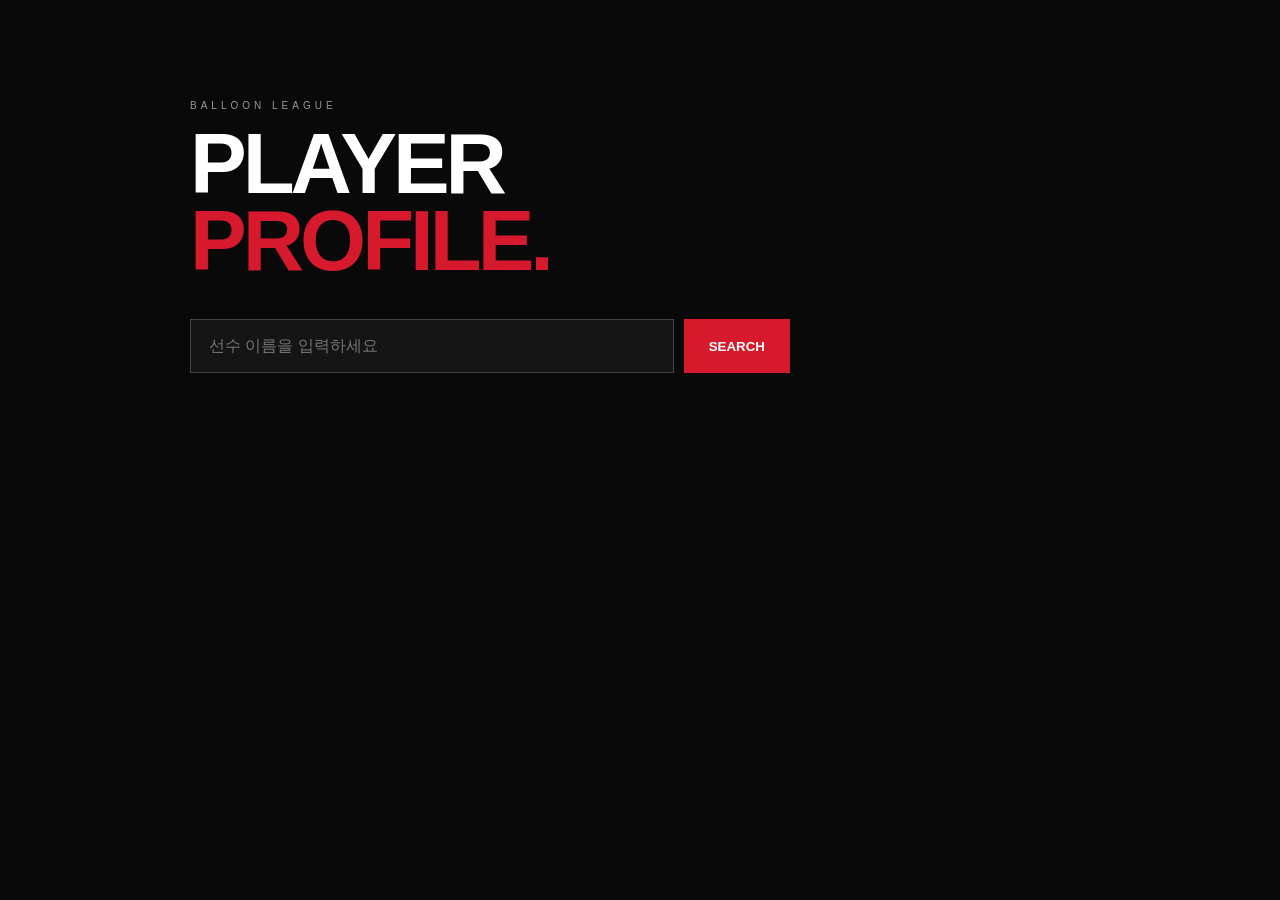
<file: player.html>
<!DOCTYPE html>
<html lang="ko">
<head>
  <meta charset="UTF-8">
  <meta name="viewport" content="width=device-width, initial-scale=1.0">

  <title>선수 페이지 | 풍선리그</title>

  <link rel="stylesheet" href="style.css">

  <style>
    .player-page{
      min-height:100vh;
      background:#09090a;
      color:#fff;
      padding:100px 8% 80px;
    }

    .player-top{
      max-width:900px;
      margin:auto;
    }

    .player-label{
      font-size:10px;
      letter-spacing:4px;
      color:#999;
      margin-bottom:15px;
    }

    .player-title{
      font-size:clamp(45px,8vw,85px);
      line-height:.9;
      letter-spacing:-4px;
      margin:0 0 40px;
    }

    .player-title em{
      color:#d7192e;
      font-style:normal;
    }

    .player-search{
      display:flex;
      gap:10px;
      max-width:600px;
      margin-bottom:45px;
    }

    .player-search input{
      flex:1;
      min-width:0;
      padding:17px 18px;
      border:1px solid #444;
      background:#151516;
      color:#fff;
      font-size:16px;
      outline:none;
    }

    .player-search input:focus{
      border-color:#d7192e;
    }

    .player-search button{
      border:0;
      background:#d7192e;
      color:#fff;
      padding:0 25px;
      font-weight:900;
      cursor:pointer;
    }

    .player-error{
      color:#d7192e;
      font-size:13px;
      margin:15px 0;
      display:none;
    }

    .profile{
      display:none;
      max-width:900px;
      animation:profileIn .35s ease;
    }

    @keyframes profileIn{
      from{
        opacity:0;
        transform:translateY(15px);
      }
      to{
        opacity:1;
        transform:translateY(0);
      }
    }

    .profile-header{
      border-top:1px solid #333;
      border-bottom:1px solid #333;
      padding:35px 0;
      margin-bottom:20px;
    }

    .profile-status{
      display:inline-block;
      background:#d7192e;
      padding:7px 10px;
      font-size:9px;
      font-weight:900;
      letter-spacing:2px;
      margin-bottom:15px;
    }

    .profile-name{
      font-size:clamp(45px,7vw,80px);
      margin:0;
      letter-spacing:-4px;
    }

    .profile-number{
      color:#777;
      font-size:11px;
      margin-top:10px;
    }

    .profile-grid{
      display:grid;
      grid-template-columns:repeat(4,1fr);
      gap:12px;
      margin-bottom:30px;
    }

    .stat{
      background:#151516;
      border:1px solid #292929;
      padding:25px 18px;
    }

    .stat small{
      display:block;
      color:#888;
      font-size:9px;
      letter-spacing:2px;
      margin-bottom:15px;
    }

    .stat strong{
      display:block;
      font-size:32px;
    }

    .profile-section{
      background:#151516;
      border:1px solid #292929;
      padding:30px;
      margin-bottom:15px;
    }

    .profile-section h2{
      font-size:12px;
      letter-spacing:3px;
      margin:0 0 20px;
      color:#aaa;
    }

    .profile-section p{
      color:#ddd;
      line-height:1.8;
      font-size:13px;
      margin:5px 0;
    }

    .season-badge{
      display:inline-block;
      border:1px solid #444;
      padding:8px 12px;
      margin:4px;
      font-size:11px;
    }

    .home-button{
      display:inline-block;
      margin-top:30px;
      padding:15px 22px;
      background:#fff;
      color:#111;
      text-decoration:none;
      font-size:11px;
      font-weight:900;
    }

    @media(max-width:600px){
      .player-page{
        padding:70px 20px 50px;
      }

      .player-search{
        flex-direction:column;
      }

      .player-search button{
        padding:15px;
      }

      .profile-grid{
        grid-template-columns:1fr 1fr;
      }

      .profile-section{
        padding:22px;
      }
    }

    @media(max-width:380px){
      .profile-grid{
        grid-template-columns:1fr;
      }
    }
  </style>
</head>

<body>

  <main class="player-page">

    <div class="player-top">

      <div class="player-label">BALLOON LEAGUE</div>

      <h1 class="player-title">
        PLAYER<br>
        <em>PROFILE.</em>
      </h1>

      <div class="player-search">
        <input
          id="playerInput"
          type="text"
          placeholder="선수 이름을 입력하세요"
          autocomplete="off"
        >

        <button id="searchButton" type="button">
          SEARCH
        </button>
      </div>

      <div id="playerError" class="player-error">
        등록된 선수를 찾을 수 없습니다. 다시 입력해 주십시오.
      </div>

      <section id="profile" class="profile">

        <div class="profile-header">

          <div class="profile-status">
            REGISTERED PLAYER
          </div>

          <h2 id="profileName" class="profile-name"></h2>

          <div id="profileNumber" class="profile-number"></div>

        </div>

        <div class="profile-grid">

          <div class="stat">
            <small>RANK</small>
            <strong id="rank"></strong>
          </div>

          <div class="stat">
            <small>WINS</small>
            <strong id="wins"></strong>
          </div>

          <div class="stat">
            <small>FINALS</small>
            <strong id="finals"></strong>
          </div>

          <div class="stat">
            <small>SEASONS</small>
            <strong id="seasons"></strong>
          </div>

        </div>

        <div class="profile-section">

          <h2>CHAMPIONSHIP</h2>

          <p id="championship"></p>

        </div>

        <div class="profile-section">

          <h2>PARTICIPATED SEASONS</h2>

          <div id="seasonList"></div>

        </div>

        <a href="index.html" class="home-button">
          ← HOME
        </a>

      </section>

    </div>

  </main>

  <script src="player.js"></script>

</body>
</html>
</file>
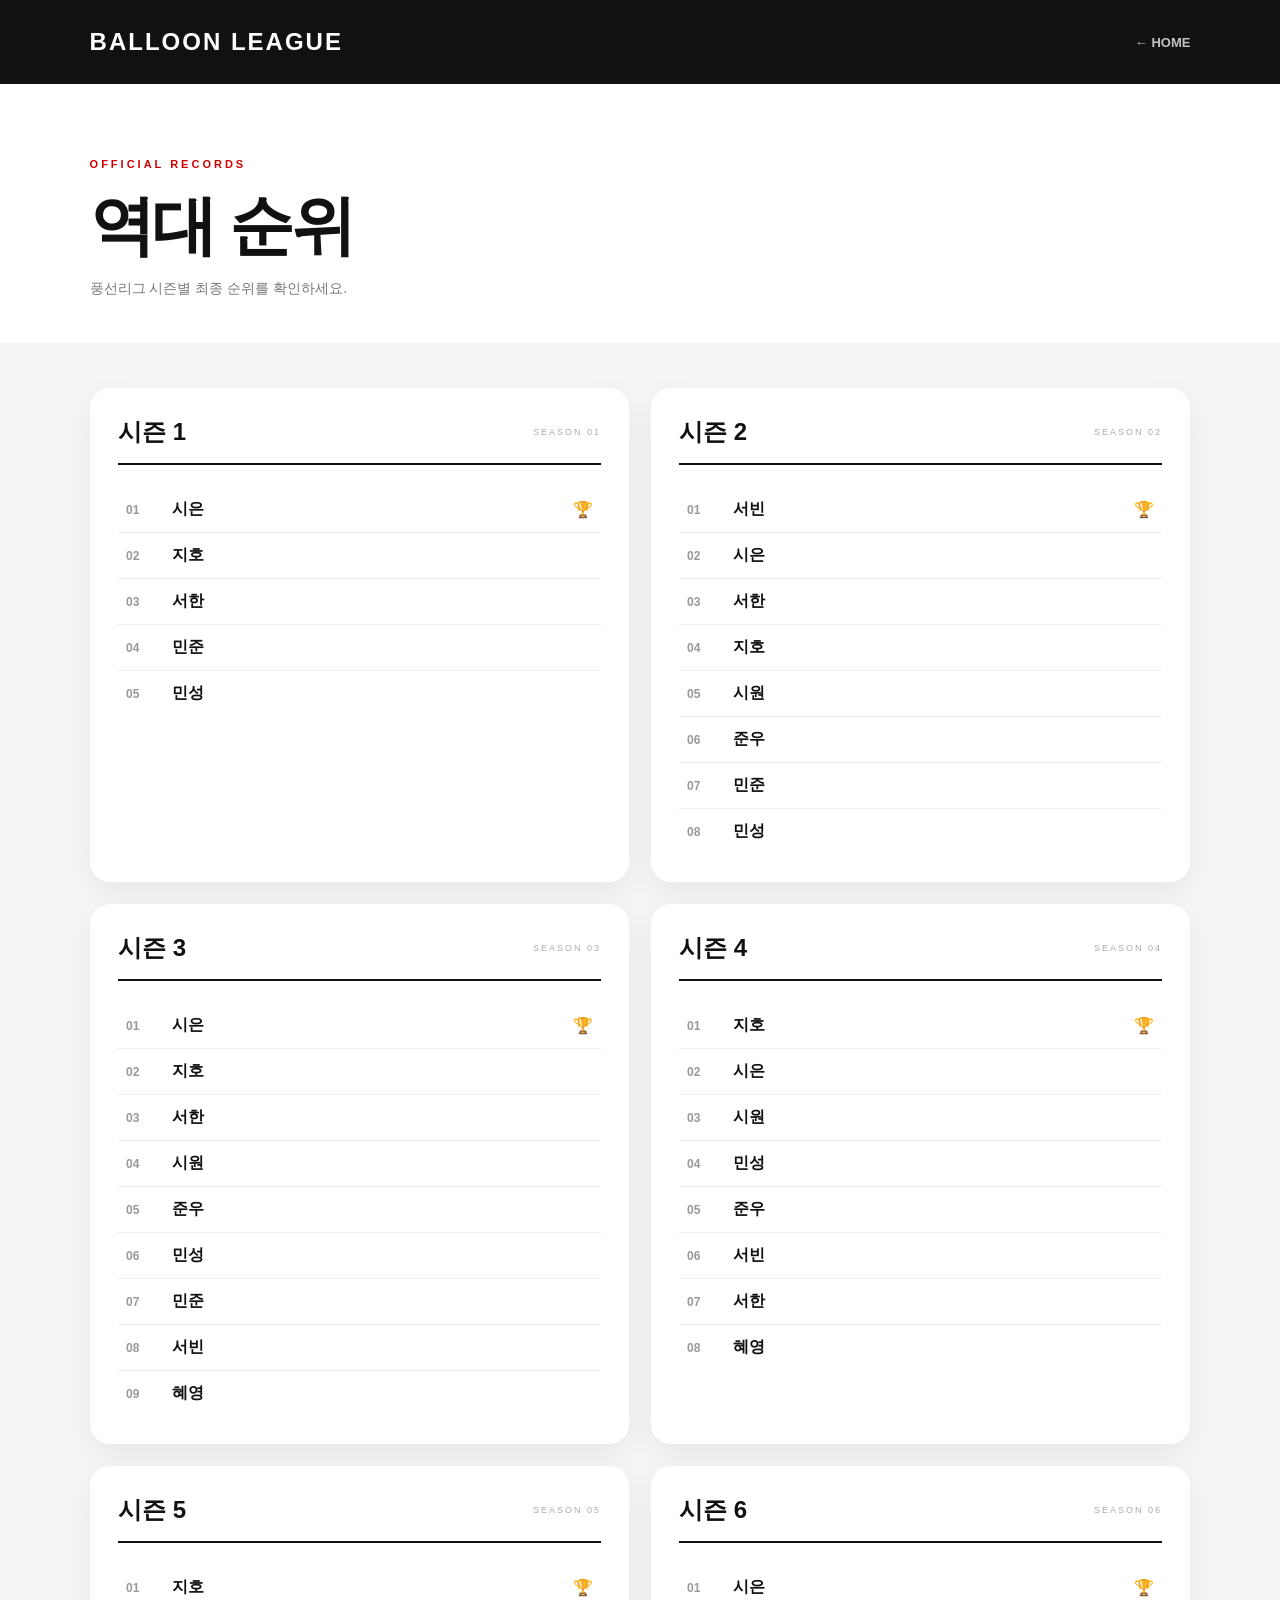
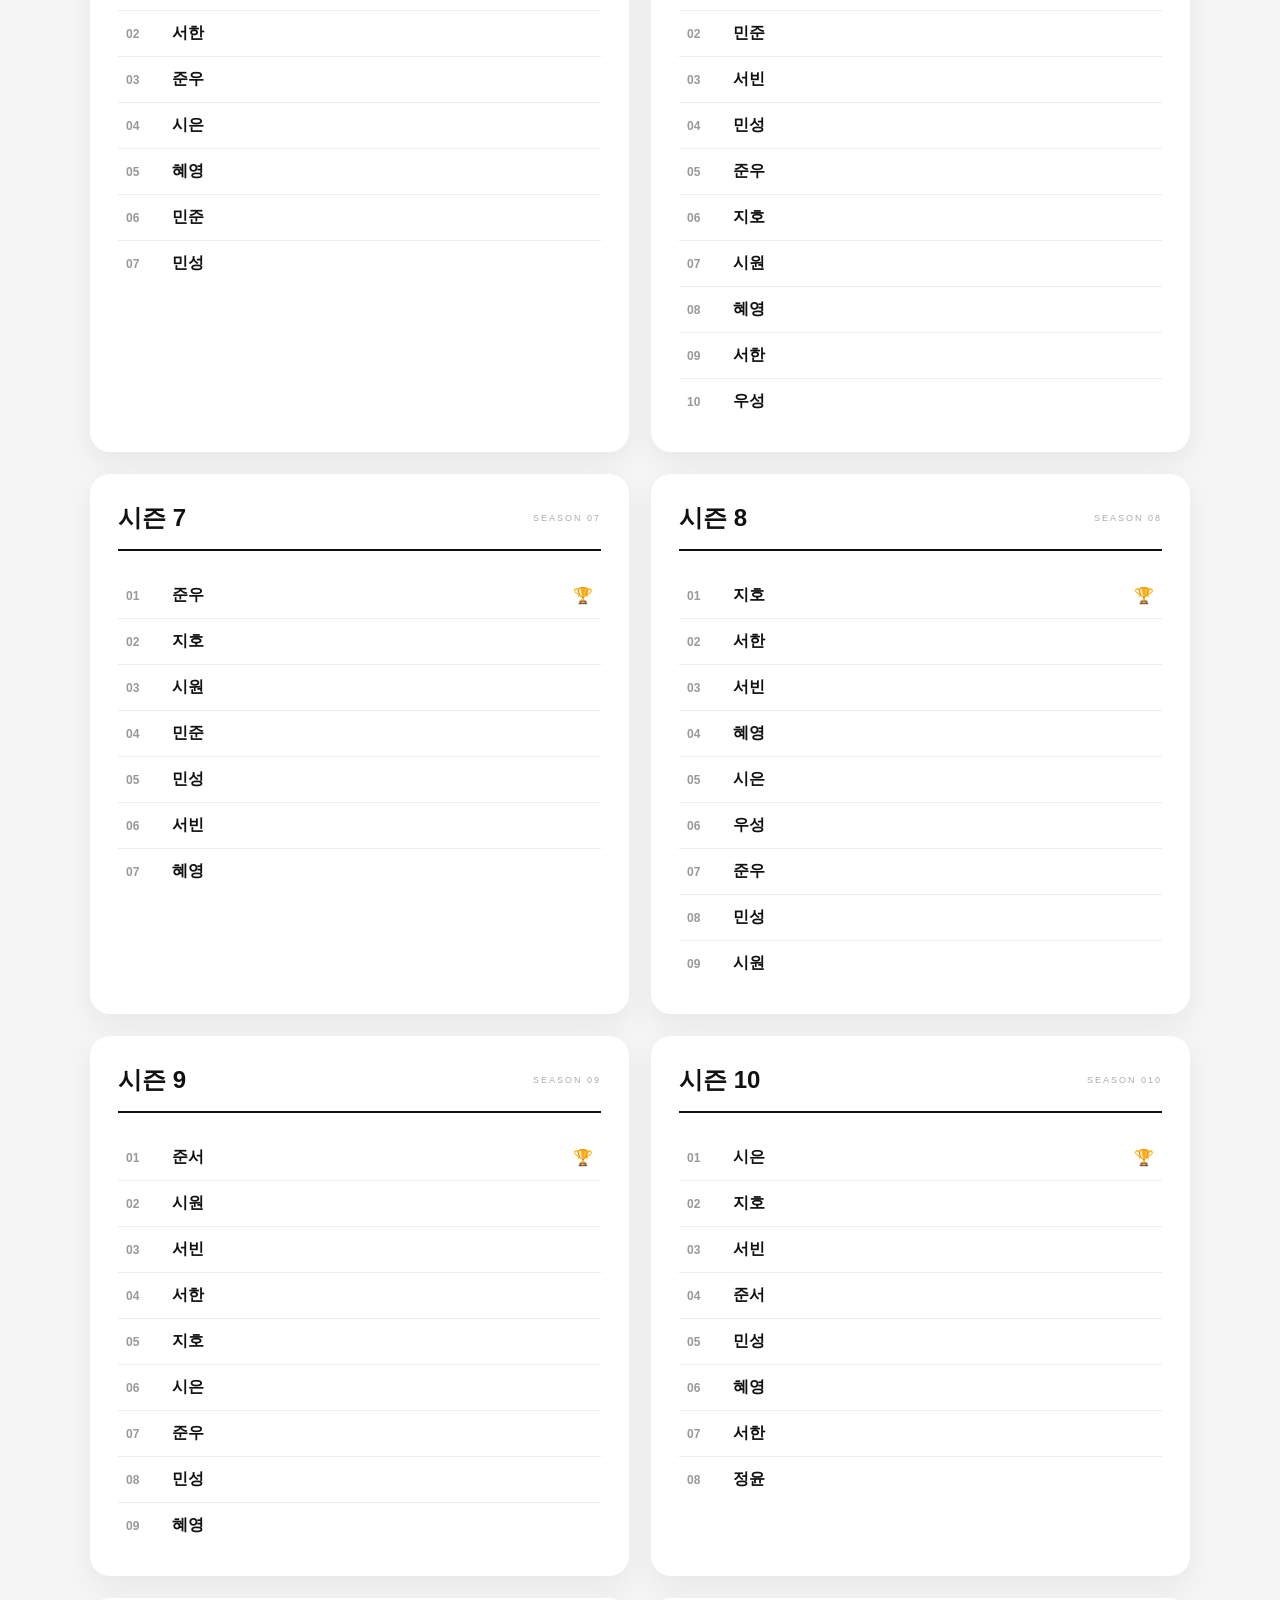
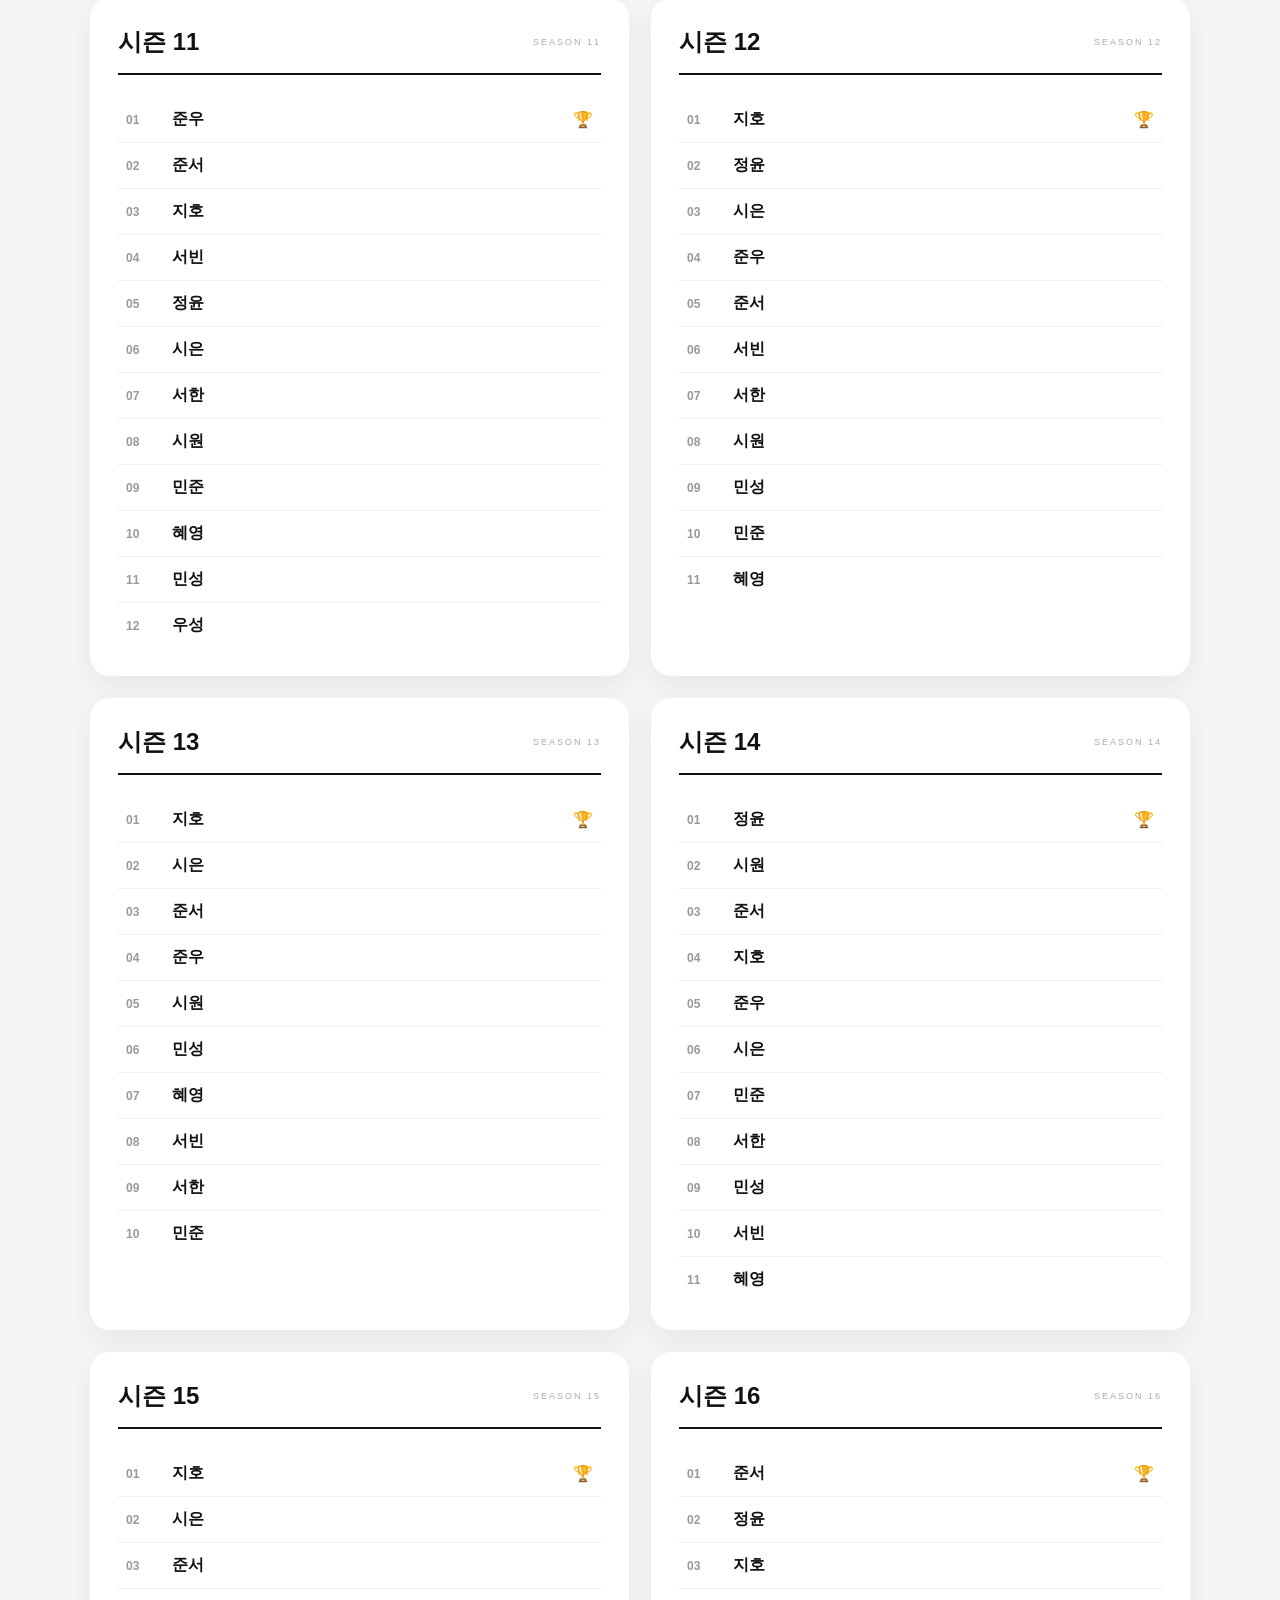
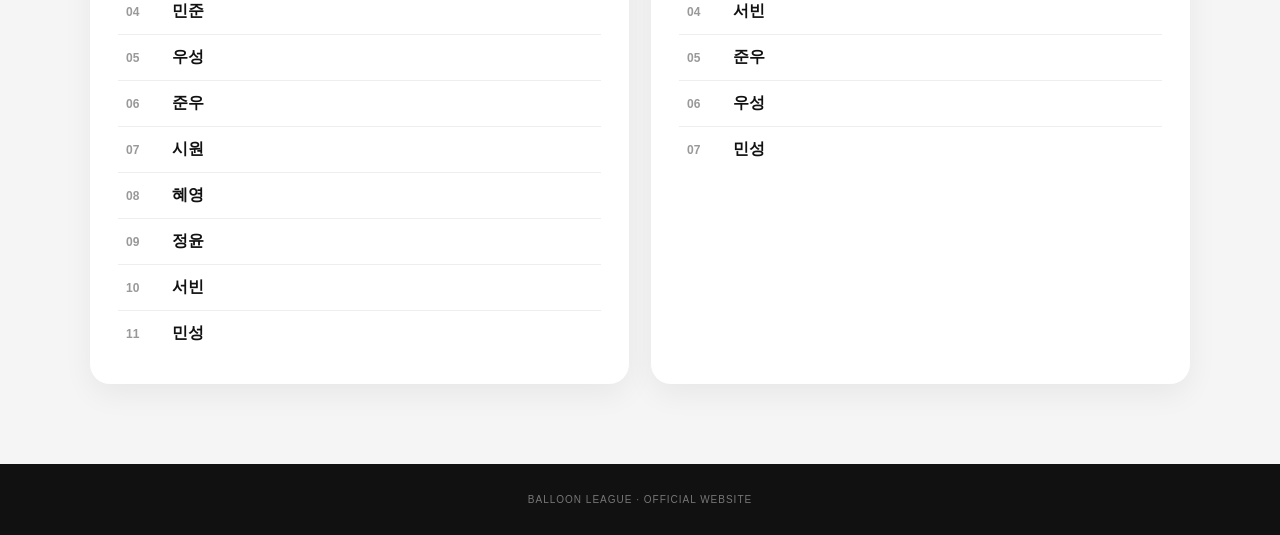
<file: rankings.html>
<!-- rankings.html -->

<!DOCTYPE html>
<html lang="ko">
<head>
  <meta charset="UTF-8">
  <meta name="viewport" content="width=device-width, initial-scale=1.0">
  <title>역대 순위 | BALLOON LEAGUE</title>

  <style>
    * {
      box-sizing: border-box;
    }

    body {
      margin: 0;
      font-family: Arial, "Noto Sans KR", sans-serif;
      background: #f5f5f5;
      color: #111;
    }

    .top {
      background: #111;
      color: #fff;
      padding: 28px 7%;
      display: flex;
      align-items: center;
      justify-content: space-between;
    }

    .top h1 {
      margin: 0;
      font-size: 24px;
      letter-spacing: 2px;
    }

    .back {
      color: #fff;
      text-decoration: none;
      font-size: 13px;
      font-weight: 700;
      opacity: .75;
    }

    .back:hover {
      opacity: 1;
    }

    .hero {
      padding: 70px 7% 45px;
      background: #fff;
    }

    .hero span {
      color: #d00000;
      font-size: 11px;
      font-weight: 900;
      letter-spacing: 3px;
    }

    .hero h2 {
      margin: 10px 0;
      font-size: clamp(36px, 6vw, 65px);
      letter-spacing: -3px;
    }

    .hero p {
      margin: 0;
      color: #777;
      font-size: 14px;
    }

    .seasons {
      width: min(1100px, 86%);
      margin: 45px auto 80px;
      display: grid;
      grid-template-columns: repeat(2, 1fr);
      gap: 22px;
    }

    .season-card {
      background: #fff;
      border-radius: 20px;
      padding: 28px;
      box-shadow: 0 10px 30px rgba(0,0,0,.06);
    }

    .season-title {
      display: flex;
      justify-content: space-between;
      align-items: center;
      margin-bottom: 22px;
      padding-bottom: 15px;
      border-bottom: 2px solid #111;
    }

    .season-title h3 {
      margin: 0;
      font-size: 24px;
    }

    .season-title span {
      font-size: 9px;
      letter-spacing: 2px;
      color: #aaa;
    }

    .player {
      display: flex;
      align-items: center;
      gap: 16px;
      padding: 12px 8px;
      border-bottom: 1px solid #eee;
    }

    .player:last-child {
      border-bottom: 0;
    }

    .rank {
      width: 30px;
      font-size: 12px;
      font-weight: 900;
      color: #999;
    }

    .player:first-of-type .rank {
      color: #d00000;
    }

    .player-name {
      font-size: 16px;
      font-weight: 800;
    }

    .medal {
      margin-left: auto;
      font-size: 16px;
    }

    footer {
      padding: 30px;
      text-align: center;
      background: #111;
      color: #777;
      font-size: 10px;
      letter-spacing: 1px;
    }

    @media (max-width: 700px) {
      .top {
        padding: 22px 6%;
      }

      .hero {
        padding: 50px 6% 35px;
      }

      .seasons {
        width: 88%;
        grid-template-columns: 1fr;
        margin-top: 30px;
      }

      .season-card {
        padding: 22px;
      }

      .season-title h3 {
        font-size: 21px;
      }
    }
  </style>
</head>

<body>

<header class="top">
  <h1>BALLOON LEAGUE</h1>
  <a class="back" href="index.html">← HOME</a>
</header>

<section class="hero">
  <span>OFFICIAL RECORDS</span>
  <h2>역대 순위</h2>
  <p>풍선리그 시즌별 최종 순위를 확인하세요.</p>
</section>

<main class="seasons">

  <section class="season-card">
    <div class="season-title">
      <h3>시즌 1</h3>
      <span>SEASON 01</span>
    </div>

    <div class="player"><span class="rank">01</span><strong class="player-name">시은</strong><span class="medal">🏆</span></div>
    <div class="player"><span class="rank">02</span><strong class="player-name">지호</strong></div>
    <div class="player"><span class="rank">03</span><strong class="player-name">서한</strong></div>
    <div class="player"><span class="rank">04</span><strong class="player-name">민준</strong></div>
    <div class="player"><span class="rank">05</span><strong class="player-name">민성</strong></div>
  </section>


  <section class="season-card">
    <div class="season-title">
      <h3>시즌 2</h3>
      <span>SEASON 02</span>
    </div>

    <div class="player"><span class="rank">01</span><strong class="player-name">서빈</strong><span class="medal">🏆</span></div>
    <div class="player"><span class="rank">02</span><strong class="player-name">시은</strong></div>
    <div class="player"><span class="rank">03</span><strong class="player-name">서한</strong></div>
    <div class="player"><span class="rank">04</span><strong class="player-name">지호</strong></div>
    <div class="player"><span class="rank">05</span><strong class="player-name">시원</strong></div>
    <div class="player"><span class="rank">06</span><strong class="player-name">준우</strong></div>
    <div class="player"><span class="rank">07</span><strong class="player-name">민준</strong></div>
    <div class="player"><span class="rank">08</span><strong class="player-name">민성</strong></div>
  </section>


  <section class="season-card">
    <div class="season-title">
      <h3>시즌 3</h3>
      <span>SEASON 03</span>
    </div>

    <div class="player"><span class="rank">01</span><strong class="player-name">시은</strong><span class="medal">🏆</span></div>
    <div class="player"><span class="rank">02</span><strong class="player-name">지호</strong></div>
    <div class="player"><span class="rank">03</span><strong class="player-name">서한</strong></div>
    <div class="player"><span class="rank">04</span><strong class="player-name">시원</strong></div>
    <div class="player"><span class="rank">05</span><strong class="player-name">준우</strong></div>
    <div class="player"><span class="rank">06</span><strong class="player-name">민성</strong></div>
    <div class="player"><span class="rank">07</span><strong class="player-name">민준</strong></div>
    <div class="player"><span class="rank">08</span><strong class="player-name">서빈</strong></div>
    <div class="player"><span class="rank">09</span><strong class="player-name">혜영</strong></div>
  </section>


  <section class="season-card">
    <div class="season-title">
      <h3>시즌 4</h3>
      <span>SEASON 04</span>
    </div>

    <div class="player"><span class="rank">01</span><strong class="player-name">지호</strong><span class="medal">🏆</span></div>
    <div class="player"><span class="rank">02</span><strong class="player-name">시은</strong></div>
    <div class="player"><span class="rank">03</span><strong class="player-name">시원</strong></div>
    <div class="player"><span class="rank">04</span><strong class="player-name">민성</strong></div>
    <div class="player"><span class="rank">05</span><strong class="player-name">준우</strong></div>
    <div class="player"><span class="rank">06</span><strong class="player-name">서빈</strong></div>
    <div class="player"><span class="rank">07</span><strong class="player-name">서한</strong></div>
    <div class="player"><span class="rank">08</span><strong class="player-name">혜영</strong></div>
  </section>


  <section class="season-card">
    <div class="season-title">
      <h3>시즌 5</h3>
      <span>SEASON 05</span>
    </div>

    <div class="player"><span class="rank">01</span><strong class="player-name">지호</strong><span class="medal">🏆</span></div>
    <div class="player"><span class="rank">02</span><strong class="player-name">서한</strong></div>
    <div class="player"><span class="rank">03</span><strong class="player-name">준우</strong></div>
    <div class="player"><span class="rank">04</span><strong class="player-name">시은</strong></div>
    <div class="player"><span class="rank">05</span><strong class="player-name">혜영</strong></div>
    <div class="player"><span class="rank">06</span><strong class="player-name">민준</strong></div>
    <div class="player"><span class="rank">07</span><strong class="player-name">민성</strong></div>
  </section>


  <section class="season-card">
    <div class="season-title">
      <h3>시즌 6</h3>
      <span>SEASON 06</span>
    </div>

    <div class="player"><span class="rank">01</span><strong class="player-name">시은</strong><span class="medal">🏆</span></div>
    <div class="player"><span class="rank">02</span><strong class="player-name">민준</strong></div>
    <div class="player"><span class="rank">03</span><strong class="player-name">서빈</strong></div>
    <div class="player"><span class="rank">04</span><strong class="player-name">민성</strong></div>
    <div class="player"><span class="rank">05</span><strong class="player-name">준우</strong></div>
    <div class="player"><span class="rank">06</span><strong class="player-name">지호</strong></div>
    <div class="player"><span class="rank">07</span><strong class="player-name">시원</strong></div>
    <div class="player"><span class="rank">08</span><strong class="player-name">혜영</strong></div>
    <div class="player"><span class="rank">09</span><strong class="player-name">서한</strong></div>
    <div class="player"><span class="rank">10</span><strong class="player-name">우성</strong></div>
  </section>


  <section class="season-card">
    <div class="season-title">
      <h3>시즌 7</h3>
      <span>SEASON 07</span>
    </div>

    <div class="player"><span class="rank">01</span><strong class="player-name">준우</strong><span class="medal">🏆</span></div>
    <div class="player"><span class="rank">02</span><strong class="player-name">지호</strong></div>
    <div class="player"><span class="rank">03</span><strong class="player-name">시원</strong></div>
    <div class="player"><span class="rank">04</span><strong class="player-name">민준</strong></div>
    <div class="player"><span class="rank">05</span><strong class="player-name">민성</strong></div>
    <div class="player"><span class="rank">06</span><strong class="player-name">서빈</strong></div>
    <div class="player"><span class="rank">07</span><strong class="player-name">혜영</strong></div>
  </section>



  <section class="season-card">
    <div class="season-title">
      <h3>시즌 8</h3>
      <span>SEASON 08</span>
    </div>

    <div class="player"><span class="rank">01</span><strong class="player-name">지호</strong><span class="medal">🏆</span></div>
    <div class="player"><span class="rank">02</span><strong class="player-name">서한</strong></div>
    <div class="player"><span class="rank">03</span><strong class="player-name">서빈</strong></div>
    <div class="player"><span class="rank">04</span><strong class="player-name">혜영</strong></div>
    <div class="player"><span class="rank">05</span><strong class="player-name">시은</strong></div>
    <div class="player"><span class="rank">06</span><strong class="player-name">우성</strong></div>
    <div class="player"><span class="rank">07</span><strong class="player-name">준우</strong></div>
    <div class="player"><span class="rank">08</span><strong class="player-name">민성</strong></div>
    <div class="player"><span class="rank">09</span><strong class="player-name">시원</strong></div>
 </section>  


  <section class="season-card">
    <div class="season-title">
      <h3>시즌 9</h3>
      <span>SEASON 09</span>
    </div>

    <div class="player"><span class="rank">01</span><strong class="player-name">준서</strong><span class="medal">🏆</span></div>
    <div class="player"><span class="rank">02</span><strong class="player-name">시원</strong></div>
    <div class="player"><span class="rank">03</span><strong class="player-name">서빈</strong></div>
    <div class="player"><span class="rank">04</span><strong class="player-name">서한</strong></div>
    <div class="player"><span class="rank">05</span><strong class="player-name">지호</strong></div>
    <div class="player"><span class="rank">06</span><strong class="player-name">시은</strong></div>
    <div class="player"><span class="rank">07</span><strong class="player-name">준우</strong></div>
    <div class="player"><span class="rank">08</span><strong class="player-name">민성</strong></div>
    <div class="player"><span class="rank">09</span><strong class="player-name">혜영</strong></div>
 </section>  

 
  <section class="season-card">
    <div class="season-title">
      <h3>시즌 10</h3>
      <span>SEASON 010</span>
    </div>

    <div class="player"><span class="rank">01</span><strong class="player-name">시은</strong><span class="medal">🏆</span></div>
    <div class="player"><span class="rank">02</span><strong class="player-name">지호</strong></div>
    <div class="player"><span class="rank">03</span><strong class="player-name">서빈</strong></div>
    <div class="player"><span class="rank">04</span><strong class="player-name">준서</strong></div>
    <div class="player"><span class="rank">05</span><strong class="player-name">민성</strong></div>
    <div class="player"><span class="rank">06</span><strong class="player-name">혜영</strong></div>
    <div class="player"><span class="rank">07</span><strong class="player-name">서한</strong></div>
    <div class="player"><span class="rank">08</span><strong class="player-name">정윤</strong></div>
  </section>  


  <section class="season-card">
    <div class="season-title">
      <h3>시즌 11</h3>
      <span>SEASON 11</span>
    </div>

    <div class="player"><span class="rank">01</span><strong class="player-name">준우</strong><span class="medal">🏆</span></div>
    <div class="player"><span class="rank">02</span><strong class="player-name">준서</strong></div>
    <div class="player"><span class="rank">03</span><strong class="player-name">지호</strong></div>
    <div class="player"><span class="rank">04</span><strong class="player-name">서빈</strong></div>
    <div class="player"><span class="rank">05</span><strong class="player-name">정윤</strong></div>
    <div class="player"><span class="rank">06</span><strong class="player-name">시은</strong></div>
    <div class="player"><span class="rank">07</span><strong class="player-name">서한</strong></div>
    <div class="player"><span class="rank">08</span><strong class="player-name">시원</strong></div>
    <div class="player"><span class="rank">09</span><strong class="player-name">민준</strong></div>
    <div class="player"><span class="rank">10</span><strong class="player-name">혜영</strong></div>
    <div class="player"><span class="rank">11</span><strong class="player-name">민성</strong></div>
    <div class="player"><span class="rank">12</span><strong class="player-name">우성</strong></div>
  </section>


  <section class="season-card">
    <div class="season-title">
      <h3>시즌 12</h3>
      <span>SEASON 12</span>
    </div>

    <div class="player"><span class="rank">01</span><strong class="player-name">지호</strong><span class="medal">🏆</span></div>
    <div class="player"><span class="rank">02</span><strong class="player-name">정윤</strong></div>
    <div class="player"><span class="rank">03</span><strong class="player-name">시은</strong></div>
    <div class="player"><span class="rank">04</span><strong class="player-name">준우</strong></div>
    <div class="player"><span class="rank">05</span><strong class="player-name">준서</strong></div>
    <div class="player"><span class="rank">06</span><strong class="player-name">서빈</strong></div>
    <div class="player"><span class="rank">07</span><strong class="player-name">서한</strong></div>
    <div class="player"><span class="rank">08</span><strong class="player-name">시원</strong></div>
    <div class="player"><span class="rank">09</span><strong class="player-name">민성</strong></div>
    <div class="player"><span class="rank">10</span><strong class="player-name">민준</strong></div>
    <div class="player"><span class="rank">11</span><strong class="player-name">혜영</strong></div>
  </section>


    <section class="season-card">
    <div class="season-title">
      <h3>시즌 13</h3>
      <span>SEASON 13</span>
    </div>

    <div class="player"><span class="rank">01</span><strong class="player-name">지호</strong><span class="medal">🏆</span></div>
    <div class="player"><span class="rank">02</span><strong class="player-name">시은</strong></div>
    <div class="player"><span class="rank">03</span><strong class="player-name">준서</strong></div>
    <div class="player"><span class="rank">04</span><strong class="player-name">준우</strong></div>
    <div class="player"><span class="rank">05</span><strong class="player-name">시원</strong></div>
    <div class="player"><span class="rank">06</span><strong class="player-name">민성</strong></div>
    <div class="player"><span class="rank">07</span><strong class="player-name">혜영</strong></div>
    <div class="player"><span class="rank">08</span><strong class="player-name">서빈</strong></div>
    <div class="player"><span class="rank">09</span><strong class="player-name">서한</strong></div>
    <div class="player"><span class="rank">10</span><strong class="player-name">민준</strong></div>
   </section>


    <section class="season-card">
    <div class="season-title">
      <h3>시즌 14</h3>
      <span>SEASON 14</span>
    </div>

    <div class="player"><span class="rank">01</span><strong class="player-name">정윤</strong><span class="medal">🏆</span></div>
    <div class="player"><span class="rank">02</span><strong class="player-name">시원</strong></div>
    <div class="player"><span class="rank">03</span><strong class="player-name">준서</strong></div>
    <div class="player"><span class="rank">04</span><strong class="player-name">지호</strong></div>
    <div class="player"><span class="rank">05</span><strong class="player-name">준우</strong></div>
    <div class="player"><span class="rank">06</span><strong class="player-name">시은</strong></div>
    <div class="player"><span class="rank">07</span><strong class="player-name">민준</strong></div>
    <div class="player"><span class="rank">08</span><strong class="player-name">서한</strong></div>
    <div class="player"><span class="rank">09</span><strong class="player-name">민성</strong></div>
    <div class="player"><span class="rank">10</span><strong class="player-name">서빈</strong></div>
    <div class="player"><span class="rank">11</span><strong class="player-name">혜영</strong></div>
    </section>


    <section class="season-card">
    <div class="season-title">
      <h3>시즌 15</h3>
      <span>SEASON 15</span>
    </div>

    <div class="player"><span class="rank">01</span><strong class="player-name">지호</strong><span class="medal">🏆</span></div>
    <div class="player"><span class="rank">02</span><strong class="player-name">시은</strong></div>
    <div class="player"><span class="rank">03</span><strong class="player-name">준서</strong></div>
    <div class="player"><span class="rank">04</span><strong class="player-name">민준</strong></div>
    <div class="player"><span class="rank">05</span><strong class="player-name">우성</strong></div>
    <div class="player"><span class="rank">06</span><strong class="player-name">준우</strong></div>
    <div class="player"><span class="rank">07</span><strong class="player-name">시원</strong></div>
    <div class="player"><span class="rank">08</span><strong class="player-name">혜영</strong></div>
    <div class="player"><span class="rank">09</span><strong class="player-name">정윤</strong></div>
    <div class="player"><span class="rank">10</span><strong class="player-name">서빈</strong></div>
    <div class="player"><span class="rank">11</span><strong class="player-name">민성</strong></div>
    </section>
  

  <section class="season-card">
    <div class="season-title">
      <h3>시즌 16</h3>
      <span>SEASON 16</span>
    </div>

    <div class="player"><span class="rank">01</span><strong class="player-name">준서</strong><span class="medal">🏆</span></div>
    <div class="player"><span class="rank">02</span><strong class="player-name">정윤</strong></div>
    <div class="player"><span class="rank">03</span><strong class="player-name">지호</strong></div>
    <div class="player"><span class="rank">04</span><strong class="player-name">서빈</strong></div>
    <div class="player"><span class="rank">05</span><strong class="player-name">준우</strong></div>
    <div class="player"><span class="rank">06</span><strong class="player-name">우성</strong></div>
    <div class="player"><span class="rank">07</span><strong class="player-name">민성</strong></div>
  </section>


  
  
</main>

<footer>
  BALLOON LEAGUE · OFFICIAL WEBSITE
</footer>

</body>
</html>
</file>
<file: style.css>
*{
  box-sizing:border-box;
}

html{
  scroll-behavior:smooth;
}

body{
  margin:0;
  font-family:Arial,"Noto Sans KR",sans-serif;
  background:#f3f3f1;
  color:#111;
}


/* =========================================
   INTRO
========================================= */

#intro{
  position:fixed;
  inset:0;
  background:#09090a;
  color:#fff;
  z-index:99;
  display:grid;
  place-content:center;
  text-align:center;
  transition:.7s;
}

body.loaded #intro{
  opacity:0;
  visibility:hidden;
}

.introballoon{
  font-size:60px;
  color:#d7192e;
  animation:pulse 1s infinite;
}

#intro b{
  font-size:34px;
}

#intro small{
  letter-spacing:5px;
  color:#888;
}

#intro i{
  width:120px;
  height:2px;
  background:#d7192e;
  display:block;
  margin:25px auto;
  animation:load 1s infinite;
}

@keyframes pulse{
  50%{
    transform:scale(1.2);
  }
}

@keyframes load{
  from{
    transform:translateX(-50px);
  }
  to{
    transform:translateX(50px);
  }
}


/* =========================================
   HEADER
========================================= */

header{
  height:70px;
  position:sticky;
  top:0;
  z-index:20;
  background:rgba(255,255,255,.9);
  backdrop-filter:blur(12px);
  border-bottom:1px solid #ddd;
  display:flex;
  align-items:center;
  justify-content:space-between;
  padding:0 6%;
}

.logo{
  font-weight:900;
  color:#111;
  text-decoration:none;
}

.logo:first-letter{
  color:#d7192e;
}

.logo small{
  display:block;
  margin-left:18px;
  font-size:8px;
  letter-spacing:2px;
  color:#888;
}

nav{
  display:flex;
  gap:25px;
}

nav a{
  font-size:10px;
  font-weight:900;
  color:#222;
  text-decoration:none;
  letter-spacing:1px;
}

#menu{
  display:none;
  border:0;
  background:none;
  font-size:22px;
  cursor:pointer;
}


/* =========================================
   HERO
========================================= */

.hero{
  min-height:650px;
  background:#09090a;
  color:#fff;
  display:flex;
  align-items:center;
  padding:80px 9%;
  position:relative;
  overflow:hidden;
}

.hero>div:first-child{
  z-index:2;
}

.hero p,
label{
  font-size:9px;
  letter-spacing:4px;
  color:#999;
}

.hero h1{
  font-size:clamp(60px,10vw,120px);
  line-height:.8;
  letter-spacing:-6px;
  margin:25px 0;
}

.hero h1 em,
.dark em{
  font-style:normal;
  color:#d7192e;
}

.hero h2{
  font-size:17px;
  line-height:1.7;
  color:#aaa;
  font-weight:400;
}

.btn{
  display:inline-block;
  margin-top:25px;
  padding:15px 20px;
  background:#d7192e;
  color:#fff;
  text-decoration:none;
  font-weight:900;
  font-size:11px;
}


/* =========================================
   MAIN BALLOON
========================================= */

.balloon{
  position:absolute;
  right:15%;
  width:230px;
  height:280px;
  border-radius:50%;
  background:#eee;
  color:#111;
  display:grid;
  place-content:center;
  font-size:20px;
  box-shadow:
    inset -25px -25px 50px #aaa,
    0 25px 80px #000;
  animation:float 3s ease-in-out infinite;
  z-index:1;
}

@keyframes float{
  50%{
    transform:translateY(-25px) rotate(2deg);
  }
}


/* =========================================
   SEASON 8 COUNTDOWN
========================================= */

.season8-main-balloon{
  display:flex;
  align-items:center;
  justify-content:center;
}

.season8-balloon-content{
  width:100%;
  padding:10px;
  text-align:center;
  color:#111;
  line-height:1.3;
}

.season8-balloon-content strong{
  display:block;
  font-size:22px;
  font-weight:900;
  letter-spacing:1px;
}

.season8-balloon-content span{
  display:block;
  margin-top:4px;
  font-size:14px;
  font-weight:700;
}

#season8-countdown{
  margin-top:12px;
  font-weight:900;
  white-space:nowrap;
}

#season8-countdown b{
  font-size:21px;
}

#season8-countdown small{
  font-size:9px;
  margin-right:3px;
}


/* =========================================
   SCROLL
========================================= */

.scroll{
  position:absolute;
  bottom:20px;
  font-size:9px;
  letter-spacing:3px;
  color:#777;
}


/* =========================================
   TICKER
========================================= */

.ticker{
  white-space:nowrap;
  overflow:hidden;
  background:#d7192e;
  color:#fff;
  font-weight:900;
  font-size:11px;
  padding:12px;
  animation:marquee 18s linear infinite;
}

@keyframes marquee{
  50%{
    text-indent:-35%;
  }
}


/* =========================================
   SECTIONS
========================================= */

section{
  padding:85px 8%;
  max-width:1200px;
  margin:auto;
}

section.dark{
  max-width:none;
  background:#09090a;
  color:#fff;
}


/* =========================================
   SEASON
========================================= */

.season{
  display:grid;
  grid-template-columns:1fr 1fr;
  gap:18px;
  max-width:1000px;
  margin:auto;
}

.champ{
  padding:40px;
  border:1px solid #333;
  background:linear-gradient(145deg,#151516,#0b0b0c);
}

.champ small{
  display:block;
  color:#999;
  letter-spacing:3px;
}

.champ strong{
  display:block;
  color:#d7192e;
  font-size:70px;
  margin:25px 0;
}

.champ b{
  display:block;
  font-size:55px;
}

.champ span{
  display:block;
  color:#999;
  font-size:10px;
  margin-top:8px;
}

.match{
  background:#fff;
  color:#111;
  padding:35px;
}

.match small{
  color:#999;
  letter-spacing:2px;
}

.match b{
  display:block;
  font-size:45px;
  margin:45px 0 10px;
}

.match strong{
  background:#111;
  color:#fff;
  padding:8px;
  font-size:10px;
}

.match p{
  color:#777;
}


/* =========================================
   RECORDS
========================================= */

.cards{
  display:grid;
  grid-template-columns:repeat(4,1fr);
  gap:14px;
}

.cards article{
  background:#fff;
  border:1px solid #ddd;
  padding:25px;
  transition:.25s;
}

.cards article:hover{
  transform:translateY(-8px);
  box-shadow:0 15px 35px #0002;
}

.cards .new{
  border-top:4px solid #d7192e;
}

.cards i{
  display:block;
  color:#aaa;
  font-size:9px;
}

.cards b{
  display:block;
  font-size:30px;
  margin:35px 0 5px;
}

.cards strong{
  display:block;
  color:#d7192e;
  letter-spacing:3px;
}

.cards p{
  font-size:11px;
  color:#777;
}

.cards small{
  font-size:9px;
  letter-spacing:2px;
}


/* =========================================
   RULES
========================================= */

.rules{
  background:#eee;
  max-width:none;
}

.rulegrid{
  display:grid;
  grid-template-columns:repeat(4,1fr);
  max-width:1050px;
  margin:auto;
}

.rulegrid article{
  padding:25px;
  border-top:1px solid #bbb;
  border-left:1px solid #bbb;
}

.rulegrid b{
  color:#d7192e;
}

.rulegrid h3{
  font-size:18px;
}

.rulegrid p{
  font-size:11px;
  color:#666;
  line-height:1.6;
}


/* =========================================
   FOULS
========================================= */

.fwgrid{
  display:grid;
  grid-template-columns:1fr 1fr;
  gap:20px;
  max-width:1050px;
  margin:auto;
}

.fwgrid>div{
  background:#fff;
  border:1px solid #ddd;
  padding:28px;
}

.fwgrid h3{
  margin-top:0;
  font-size:22px;
}

.fwgrid article{
  display:flex;
  gap:18px;
  border-top:1px solid #ddd;
  padding:18px 0;
}

.fwgrid article b{
  color:#d7192e;
  font-size:12px;
}

.fwgrid article p{
  margin:0;
  font-size:12px;
  color:#555;
  line-height:1.6;
}


/* =========================================
   HISTORY
========================================= */

.timeline{
  max-width:800px;
  border-left:1px solid #444;
  margin:auto;
}

.timeline p{
  padding:0 0 25px 28px;
  margin:0;
  color:#aaa;
}

.timeline b{
  display:block;
  color:#fff;
  font-size:20px;
  margin-bottom:5px;
}


/* =========================================
   SEASON 7 PLAYERS
========================================= */

.s7-player-grid{
  display:grid;
  grid-template-columns:repeat(4,1fr);
  gap:16px;
  margin-top:35px;
}

.s7-player-card{
  position:relative;
  display:flex;
  align-items:center;
  gap:18px;
  padding:24px;
  border:1px solid rgba(0,0,0,.1);
  border-radius:18px;
  background:rgba(255,255,255,.8);
  box-shadow:0 10px 30px rgba(0,0,0,.06);
  transition:.3s ease;
  overflow:hidden;
}

.s7-player-card::after{
  content:"";
  position:absolute;
  width:70px;
  height:70px;
  right:-25px;
  top:-25px;
  border-radius:50%;
  background:rgba(220,0,0,.06);
}

.s7-player-card:hover{
  transform:translateY(-6px);
  box-shadow:0 18px 35px rgba(0,0,0,.1);
}

.s7-player-card>span{
  font-size:13px;
  font-weight:800;
  color:#d00000;
  letter-spacing:1px;
}

.s7-player-card small{
  display:block;
  margin-bottom:4px;
  font-size:9px;
  letter-spacing:2px;
  opacity:.45;
}

.s7-player-card strong{
  font-size:22px;
}


/* =========================================
   SEASON 8 TOURNAMENT
========================================= */

.season8-section{
  position:relative;
}

.tournament-box{
  margin-top:35px;
  padding:30px;
  border-radius:24px;
  background:#111;
  color:#fff;
  box-shadow:0 20px 50px rgba(0,0,0,.18);
}

.tournament-header{
  display:flex;
  align-items:center;
  justify-content:space-between;
  padding-bottom:25px;
  border-bottom:1px solid rgba(255,255,255,.12);
}

.tournament-header small{
  font-size:10px;
  letter-spacing:3px;
  opacity:.5;
}

.tournament-header h3{
  margin:5px 0 0;
  font-size:30px;
}

.tournament-status{
  padding:8px 14px;
  border:1px solid rgba(255,255,255,.2);
  border-radius:30px;
  font-size:10px;
  letter-spacing:2px;
}

.bracket{
  display:grid;
  grid-template-columns:repeat(4,1fr);
  gap:18px;
  margin-top:30px;
}

.bracket-column{
  position:relative;
}

.bracket-label{
  margin-bottom:10px;
  font-size:10px;
  font-weight:800;
  letter-spacing:2px;
  opacity:.45;
}

.bracket-match{
  min-height:170px;
  padding:15px;
  border:1px solid rgba(255,255,255,.12);
  border-radius:16px;
  background:rgba(255,255,255,.045);
  display:flex;
  flex-direction:column;
  justify-content:center;
  gap:10px;
}

.bracket-player{
  display:flex;
  align-items:center;
  justify-content:space-between;
  padding:15px;
  border-radius:10px;
  background:rgba(255,255,255,.07);
  transition:.25s ease;
}

.bracket-player:hover{
  background:rgba(255,255,255,.13);
}

.bracket-player span{
  font-size:9px;
  opacity:.4;
  letter-spacing:1px;
}

.bracket-player strong{
  font-size:17px;
}

.bracket-vs{
  text-align:center;
  font-size:9px;
  font-weight:800;
  letter-spacing:2px;
  opacity:.4;
}

.bye-arrow{
  text-align:center;
  font-size:20px;
  opacity:.5;
}

.bye-player{
  border:1px dashed rgba(255,255,255,.2);
}

.bye-player strong{
  color:#fff;
}

.bye-note{
  margin:12px 0 0;
  text-align:center;
  font-size:10px;
  line-height:1.5;
  color:rgba(255,255,255,.45);
}

.schedule-note{
  display:flex;
  align-items:center;
  gap:8px;
  margin-top:22px;
  padding-top:20px;
  border-top:1px solid rgba(255,255,255,.1);
  font-size:11px;
  color:rgba(255,255,255,.45);
}

.schedule-note span{
  color:#e00000;
}


/* =========================================
   FOOTER
========================================= */

footer{
  background:#111;
  color:#777;
  text-align:center;
  padding:30px;
  font-size:10px;
  letter-spacing:1px;
}


/* =========================================
   WELCOME POPUP
========================================= */

.welcome-popup{
  position:fixed;
  inset:0;
  z-index:99999;
  display:flex;
  align-items:center;
  justify-content:center;
  animation:welcomeFadeIn .45s ease;
}

.welcome-popup.hidden{
  display:none;
}

.welcome-popup.closing{
  animation:welcomeFadeOut .35s ease forwards;
}

.welcome-overlay{
  position:absolute;
  inset:0;
  background:rgba(0,0,0,.72);
  backdrop-filter:blur(7px);
}

.welcome-box{
  position:relative;
  z-index:2;
  width:min(460px,calc(100% - 36px));
  padding:42px 35px 30px;
  border-radius:26px;
  background:#fff;
  color:#111;
  text-align:center;
  box-shadow:0 30px 90px rgba(0,0,0,.35);
  animation:welcomeBoxIn .55s cubic-bezier(.2,.8,.2,1);
}

.welcome-close{
  position:absolute;
  top:14px;
  right:17px;
  width:34px;
  height:34px;
  border:0;
  background:transparent;
  font-size:27px;
  line-height:1;
  cursor:pointer;
  opacity:.45;
  transition:.2s;
}

.welcome-close:hover{
  opacity:1;
  transform:rotate(90deg);
}

.welcome-balloon{
  width:72px;
  height:72px;
  margin:0 auto 18px;
  display:flex;
  align-items:center;
  justify-content:center;
  border-radius:50%;
  background:#f3f3f3;
  font-size:38px;
  animation:balloonFloat 2.5s ease-in-out infinite;
}

.welcome-tag{
  display:inline-block;
  margin-bottom:9px;
  font-size:9px;
  font-weight:800;
  letter-spacing:3px;
  color:#d00000;
}

.welcome-box h2{
  margin:0;
  font-size:31px;
  font-weight:900;
  letter-spacing:-1px;
}

.welcome-box h3{
  margin:12px 0 14px;
  font-size:18px;
}

.welcome-box p{
  margin:0;
  color:#777;
  font-size:13px;
  line-height:1.8;
}

.welcome-start{
  width:100%;
  margin-top:25px;
  padding:15px 18px;
  border:0;
  border-radius:13px;
  background:#111;
  color:#fff;
  font-size:13px;
  font-weight:800;
  cursor:pointer;
  transition:.25s ease;
}

.welcome-start span{
  margin-left:8px;
  transition:.25s ease;
}

.welcome-start:hover{
  transform:translateY(-3px);
  background:#d00000;
  box-shadow:0 10px 25px rgba(208,0,0,.25);
}

.welcome-start:hover span{
  margin-left:14px;
}

.welcome-check{
  display:flex;
  justify-content:center;
  align-items:center;
  gap:7px;
  margin-top:17px;
  color:#999;
  font-size:10px;
  cursor:pointer;
}

.welcome-check input{
  accent-color:#111;
}


/* =========================================
   ANIMATIONS
========================================= */

@keyframes welcomeFadeIn{
  from{
    opacity:0;
  }
  to{
    opacity:1;
  }
}

@keyframes welcomeFadeOut{
  from{
    opacity:1;
  }
  to{
    opacity:0;
  }
}

@keyframes welcomeBoxIn{
  from{
    opacity:0;
    transform:translateY(35px) scale(.94);
  }
  to{
    opacity:1;
    transform:translateY(0) scale(1);
  }
}

@keyframes balloonFloat{
  0%,100%{
    transform:translateY(0);
  }

  50%{
    transform:translateY(-8px);
  }
}


/* =========================================
   HAMBURGER
========================================= */

.hamburger{
  width:44px;
  height:44px;
  border:0;
  background:transparent;
  display:none;
  flex-direction:column;
  justify-content:center;
  align-items:center;
  gap:5px;
  cursor:pointer;
  position:relative;
  z-index:10001;
}

.hamburger span{
  display:block;
  width:23px;
  height:2px;
  background:#111;
  transition:.3s ease;
}

.hamburger.active span:nth-child(1){
  transform:translateY(7px) rotate(45deg);
}

.hamburger.active span:nth-child(2){
  opacity:0;
}

.hamburger.active span:nth-child(3){
  transform:translateY(-7px) rotate(-45deg);
}

.mobile-menu{
  position:fixed;
  top:0;
  right:-100%;
  width:min(340px,85%);
  height:100vh;
  background:#fff;
  z-index:10000;
  padding:100px 30px 30px;
  box-shadow:-15px 0 40px rgba(0,0,0,.12);
  display:flex;
  flex-direction:column;
  gap:5px;
  transition:right .4s cubic-bezier(.2,.8,.2,1);
}

.mobile-menu.active{
  right:0;
}

.mobile-menu a{
  padding:18px 12px;
  color:#111;
  text-decoration:none;
  font-size:15px;
  font-weight:800;
  border-bottom:1px solid #eee;
  transition:.2s;
}

.mobile-menu a:hover{
  color:#d00000;
  padding-left:20px;
}


/* =========================================
   TABLET
========================================= */

@media (max-width:900px){

  .hamburger{
    display:flex;
  }

  nav{
    display:none;
  }

  .hero{
    min-height:600px;
  }

  .s7-player-grid{
    grid-template-columns:repeat(2,1fr);
  }

  .bracket{
    grid-template-columns:repeat(2,1fr);
  }

  .fwgrid{
    grid-template-columns:1fr;
  }

  .tournament-box{
    padding:20px;
  }

  .bracket{
    display:flex;
    flex-direction:column;
    gap:12px;
    margin-top:20px;
  }

  .bracket-column{
    width:100%;
  }

  .bracket-label{
    margin-bottom:6px;
    font-size:8px;
  }

  .bracket-match{
    min-height:auto;
    padding:10px;
    gap:6px;
    border-radius:13px;
  }

  .bracket-player{
    padding:13px;
    border-radius:9px;
  }

  .bracket-player strong{
    font-size:16px;
  }

  .bracket-player span{
    font-size:8px;
  }

  .bracket-vs{
    font-size:8px;
  }

  .bye-arrow{
    font-size:17px;
  }

  .bye-note{
    font-size:9px;
    margin-top:8px;
  }

  .schedule-note{
    align-items:flex-start;
    font-size:9px;
    line-height:1.5;
    margin-top:16px;
    padding-top:15px;
  }

  section{
    padding-left:18px;
    padding-right:18px;
  }

}


/* =========================================
   MOBILE
========================================= */

@media (max-width:600px){

  .balloon{
    width:190px;
    height:235px;
    right:18px;
    opacity:1;
    z-index:1;
  }

  .season8-main-balloon{
    width:190px;
    height:235px;
  }

  .season8-balloon-content{
    padding:8px;
  }

  .season8-balloon-content strong{
    font-size:18px;
  }

  .season8-balloon-content span{
    font-size:12px;
  }

  #season8-countdown{
    margin-top:10px;
  }

  #season8-countdown b{
    font-size:17px;
  }

  #season8-countdown small{
    font-size:8px;
    margin-right:2px;
  }


  /* 모바일 선수 목록 */

  .s7-player-grid{
    grid-template-columns:1fr 1fr;
    gap:10px;
    margin-top:25px;
  }

  .s7-player-card{
    min-height:95px;
    padding:17px;
    gap:10px;
    border-radius:14px;
  }

  .s7-player-card>span{
    font-size:10px;
  }

  .s7-player-card small{
    font-size:7px;
    letter-spacing:1.5px;
  }

  .s7-player-card strong{
    font-size:18px;
  }


  /* 팝업 */

  .welcome-box{
    width:calc(100% - 28px);
    padding:35px 22px 25px;
    border-radius:22px;
  }

  .welcome-balloon{
    width:62px;
    height:62px;
    font-size:32px;
  }

  .welcome-box h2{
    font-size:26px;
  }

  .welcome-box h3{
    font-size:16px;
  }

  .welcome-box p{
    font-size:12px;
  }

}


/* =========================================
   SMALL PHONE
========================================= */

@media (max-width:480px){

  .hero{
    padding-left:6%;
    padding-right:6%;
  }

  .hero h1{
    letter-spacing:-4px;
  }

  .season,
  .cards,
  .rulegrid{
    grid-template-columns:1fr;
  }

  .s7-player-grid{
    grid-template-columns:1fr 1fr;
    gap:8px;
  }

  .s7-player-card{
    min-height:82px;
    padding:13px;
    gap:8px;
  }

  .s7-player-card strong{
    font-size:16px;
  }

  .s7-player-card small{
    font-size:6px;
  }

  .tournament-box{
    padding:14px;
  }

  .tournament-header h3{
    font-size:21px;
  }

  .bracket-player{
    padding:12px;
  }

  .bracket-player strong{
    font-size:15px;
  }

  .balloon,
  .season8-main-balloon{
    width:170px;
    height:210px;
    right:12px;
  }

  .season8-balloon-content strong{
    font-size:16px;
  }

  #season8-countdown b{
    font-size:15px;
  }

  #season8-countdown small{
    font-size:7px;
  }

}


/* =========================================
   VERY SMALL PHONE
========================================= */

@media (max-width:360px){

  .s7-player-grid{
    grid-template-columns:1fr;
  }

  .s7-player-card{
    min-height:70px;
  }

  .s7-player-card strong{
    font-size:17px;
  }

  .balloon,
  .season8-main-balloon{
    width:155px;
    height:195px;
    right:8px;
  }

  .season8-balloon-content strong{
    font-size:15px;
  }

  #season8-countdown b{
    font-size:14px;
  }

}


/* =========================================
   BALLOON LEAGUE
   20 DAYS SPECIAL
========================================= */

.twenty-days-special{
  width:100%;
  max-width:1100px;
  margin:0 auto 40px;
  padding:30px 20px;
  box-sizing:border-box;
  text-align:center;
  background:#fff;
  border-radius:24px;
  overflow:hidden;
}

.twenty-days-special img{
  display:block;
  width:min(650px,90%);
  height:auto;
  margin:0 auto 10px;
}

.twenty-days-title{
  font-size:clamp(42px,8vw,90px);
  font-weight:900;
  letter-spacing:-3px;
  line-height:1;
}

.twenty-days-subtitle{
  margin-top:12px;
  font-size:clamp(13px,2vw,20px);
  font-weight:700;
  letter-spacing:2px;
  margin:0 auto;
}

.twenty-days-countdown{
  margin-top:20px;
}

#twentyDaysCountdown{
  display:inline-block;
  padding:10px 24px;
  border-radius:999px;
  background:#111;
  color:#fff;
  font-size:36px;
  margin-top:15px;
  font-weight:900;
  letter-spacing:-1px;
}

.twenty-days-text p{
  margin-top:12px;
  font-size:15px;
}

.twenty-days-special p{
  margin:8px 0 0;
  font-size:14px;
  font-weight:600;
  color:#777;
}

/* 모바일 가로 넘침 방지 */
@media (max-width:600px){
  html,
  body{
    overflow-x:hidden;
  }
}
</file>
